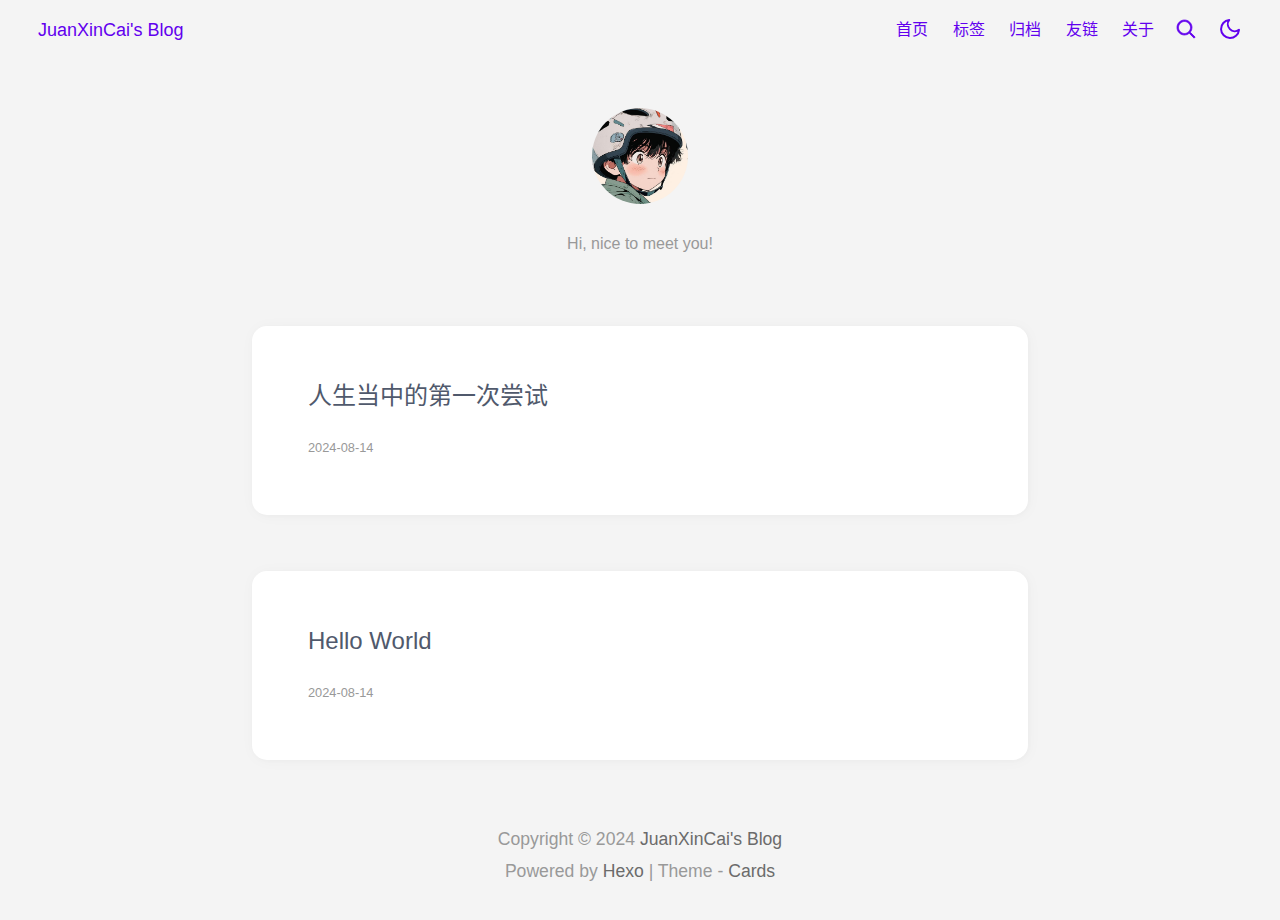
<file: index.html>
<!DOCTYPE html>
<html lang="zh-CN">
    <head>
    <meta charset="utf-8">

    

    <!-- 渲染优化 -->
    <meta name="renderer" content="webkit">
    <meta name="force-rendering" content="webkit">
    <meta http-equiv="X-UA-Compatible" content="IE=Edge,chrome=1">
    <meta name="HandheldFriendly" content="True" >
    <meta name="apple-mobile-web-app-capable" content="yes">
    <meta name="viewport" content="width=device-width, initial-scale=1, maximum-scale=1">

    <!--icon-->

    
        <link rel="shortcut icon" href="/image/favicon.ico">
    
    
        <link rel="icon" type="image/png" sizes="16x16" href="/image/favicon-16x16.png%22">
    
    
        <link rel="icon" type="image/png" sizes="32x32" href="/image/favicon-32x32.png%22">
    
    
        <link rel="apple-touch-icon" sizes="180x180" href="/image/apple-touch-icon.png">
    
    
        <link rel="mask-icon" href="/image/safari-pinned-tab.svg">
    


    <!-- meta -->


<title>JuanXinCai&#39;s Blog</title>





    <!-- OpenGraph -->
 
    <meta property="og:type" content="website">
<meta property="og:title" content="JuanXinCai&#39;s Blog">
<meta property="og:url" content="http://example.com/index.html">
<meta property="og:site_name" content="JuanXinCai&#39;s Blog">
<meta property="og:locale" content="zh_CN">
<meta property="article:author" content="JuanXinCai">
<meta name="twitter:card" content="summary_large_image">


    
<link rel="stylesheet" href="/css/style/main.css">
 

    
    
    

    
    
<link rel="stylesheet" href="/css/style/dark.css">

    
<script src="/js/darkmode.js"></script>



     

    <!-- custom head -->

<meta name="generator" content="Hexo 7.3.0"></head>

    <body>
        <div id="app" tabindex="-1">
            <header class="header">
    <div class="header__left">
        <a href="/" class="button">
            <span class="logo__text">JuanXinCai&#39;s Blog</span>
        </a>
    </div>
    <div class="header__right">
        
            <div class="navbar__menus">
                
                    <a href="/" class="navbar-menu button">首页</a>
                
                    <a href="/tags/" class="navbar-menu button">标签</a>
                
                    <a href="/archives/" class="navbar-menu button">归档</a>
                
                    <a href="/friends/" class="navbar-menu button">友链</a>
                
                    <a href="/page/" class="navbar-menu button">关于</a>
                
            </div>
        
        
        
    <a href="/search/" id="btn-search">
        <svg xmlns="http://www.w3.org/2000/svg" viewBox="0 0 1024 1024" width="24" height="24" fill="currentColor" stroke="currentColor" stroke-width="32"><path d="M192 448c0-141.152 114.848-256 256-256s256 114.848 256 256-114.848 256-256 256-256-114.848-256-256z m710.624 409.376l-206.88-206.88A318.784 318.784 0 0 0 768 448c0-176.736-143.264-320-320-320S128 271.264 128 448s143.264 320 320 320a318.784 318.784 0 0 0 202.496-72.256l206.88 206.88 45.248-45.248z"></path></svg>
    </a>


        
        
    <a href="javaScript:void(0);" id="btn-toggle-dark">
        <svg xmlns="http://www.w3.org/2000/svg" width="24" height="24" viewBox="0 0 24 24" fill="none" stroke="currentColor" stroke-width="2" stroke-linecap="round" stroke-linejoin="round"><path d="M21 12.79A9 9 0 1 1 11.21 3 7 7 0 0 0 21 12.79z"></path></svg>
    </a>


        
            <a class="dropdown-icon button" id="btn-dropdown" tabindex="0"><svg xmlns="http://www.w3.org/2000/svg" viewBox="0 0 20 20" width='24' height='24' fill="none" stroke="currentColor" stroke-width="0.7" stroke-linecap="round" stroke-linejoin="round"><path fill="currentColor" d="M3.314,4.8h13.372c0.41,0,0.743-0.333,0.743-0.743c0-0.41-0.333-0.743-0.743-0.743H3.314c-0.41,0-0.743,0.333-0.743,0.743C2.571,4.467,2.904,4.8,3.314,4.8z M16.686,15.2H3.314c-0.41,0-0.743,0.333-0.743,0.743s0.333,0.743,0.743,0.743h13.372c0.41,0,0.743-0.333,0.743-0.743S17.096,15.2,16.686,15.2z M16.686,9.257H3.314c-0.41,0-0.743,0.333-0.743,0.743s0.333,0.743,0.743,0.743h13.372c0.41,0,0.743-0.333,0.743-0.743S17.096,9.257,16.686,9.257z"></path></svg></a>
            <div class="dropdown-menus" id="dropdown-menus">
                
                    <a href="/" class="dropdown-menu button">首页</a>
                
                    <a href="/tags/" class="dropdown-menu button">标签</a>
                
                    <a href="/archives/" class="dropdown-menu button">归档</a>
                
                    <a href="/friends/" class="dropdown-menu button">友链</a>
                
                    <a href="/page/" class="dropdown-menu button">关于</a>
                
            </div>
        
    </div>
</header>


    <div class="cover">
        <div class="cover__logo">
            
                <img no-lazy alt="author Image" class="cover__avatar" src="/image/JuanXinCai.jpg">
            
        </div>
        
        
            <div class="cover__intro">
                <p>Hi, nice to meet you!</p>
 
            </div>
        
    </div>

            <main class="main">
    
    <div class="post-list">
        
            
                <div class='post-entry content-card'>
                    <div class="post-entry__header"></div>
<div class="post-entry__content">
    <h2 class="post-entry__title">
        人生当中的第一次尝试
    </h2>
    
</div>
<div class="post-entry__meta">
    <a href="/archives/2024/08/" class="post-meta__date button">2024-08-14</a>
    
 
</div>
<div class="post-entry__tags"></div> 
<a href="/2024/08/14/%E4%BA%BA%E7%94%9F%E5%BD%93%E4%B8%AD%E7%9A%84%E7%AC%AC%E4%B8%80%E6%AC%A1%E5%B0%9D%E8%AF%95/" class="post-entry__link">人生当中的第一次尝试</a>
                </div>
            
                <div class='post-entry content-card'>
                    <div class="post-entry__header"></div>
<div class="post-entry__content">
    <h2 class="post-entry__title">
        Hello World
    </h2>
    
</div>
<div class="post-entry__meta">
    <a href="/archives/2024/08/" class="post-meta__date button">2024-08-14</a>
    
 
</div>
<div class="post-entry__tags"></div> 
<a href="/2024/08/14/hello-world/" class="post-entry__link">Hello World</a>
                </div>
            
        
    </div>
    


</main>

            <footer class="footer">
    
    


    
     
 

 
    
        
        <p class="footer-copyright">
            Copyright © 2024 <a href="/">JuanXinCai&#39;s Blog</a>
        </p>
    
    
    <p>Powered by <a href="https://hexo.io" target="_blank">Hexo</a> | Theme - <a href="https://github.com/ChrAlpha/hexo-theme-cards" target="_blank">Cards</a></p>
</footer>

        </div>
         

 

 

 

 



 



 


    
 

 

 

 

 

 




    </body>
</html>
</file>
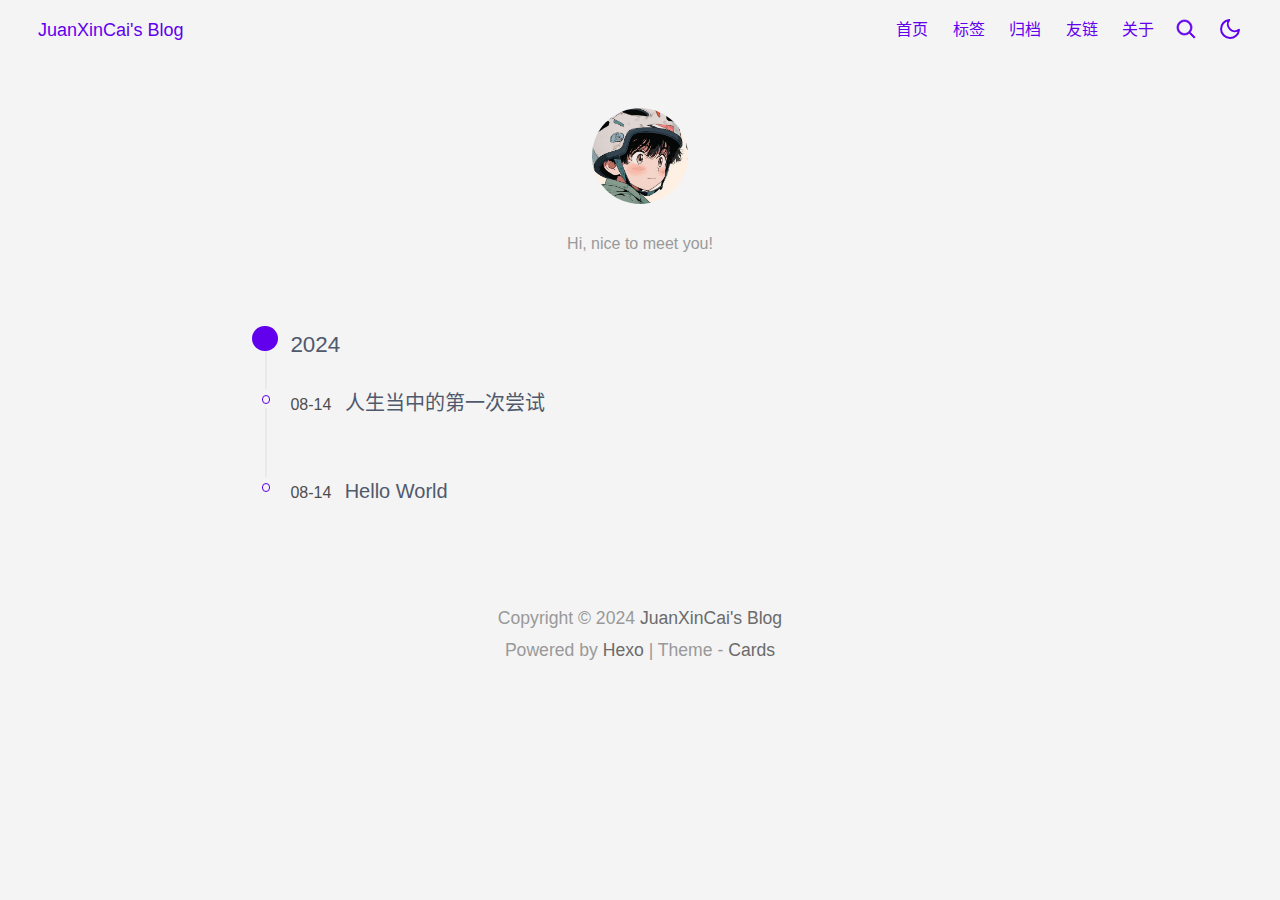
<file: archives/index.html>
<!DOCTYPE html>
<html lang="zh-CN">
    <head>
    <meta charset="utf-8">

    

    <!-- 渲染优化 -->
    <meta name="renderer" content="webkit">
    <meta name="force-rendering" content="webkit">
    <meta http-equiv="X-UA-Compatible" content="IE=Edge,chrome=1">
    <meta name="HandheldFriendly" content="True" >
    <meta name="apple-mobile-web-app-capable" content="yes">
    <meta name="viewport" content="width=device-width, initial-scale=1, maximum-scale=1">

    <!--icon-->

    
        <link rel="shortcut icon" href="/image/favicon.ico">
    
    
        <link rel="icon" type="image/png" sizes="16x16" href="/image/favicon-16x16.png%22">
    
    
        <link rel="icon" type="image/png" sizes="32x32" href="/image/favicon-32x32.png%22">
    
    
        <link rel="apple-touch-icon" sizes="180x180" href="/image/apple-touch-icon.png">
    
    
        <link rel="mask-icon" href="/image/safari-pinned-tab.svg">
    


    <!-- meta -->


<title>归档 | JuanXinCai&#39;s Blog</title>





    <!-- OpenGraph -->
 
    <meta property="og:type" content="website">
<meta property="og:title" content="JuanXinCai&#39;s Blog">
<meta property="og:url" content="http://example.com/archives/index.html">
<meta property="og:site_name" content="JuanXinCai&#39;s Blog">
<meta property="og:locale" content="zh_CN">
<meta property="article:author" content="JuanXinCai">
<meta name="twitter:card" content="summary_large_image">


    
<link rel="stylesheet" href="/css/style/main.css">
 

    
    
    

    
    
<link rel="stylesheet" href="/css/style/dark.css">

    
<script src="/js/darkmode.js"></script>



     

    <!-- custom head -->

<meta name="generator" content="Hexo 7.3.0"></head>

    <body>
        <div id="app" tabindex="-1">
            <header class="header">
    <div class="header__left">
        <a href="/" class="button">
            <span class="logo__text">JuanXinCai&#39;s Blog</span>
        </a>
    </div>
    <div class="header__right">
        
            <div class="navbar__menus">
                
                    <a href="/" class="navbar-menu button">首页</a>
                
                    <a href="/tags/" class="navbar-menu button">标签</a>
                
                    <a href="/archives/" class="navbar-menu button">归档</a>
                
                    <a href="/friends/" class="navbar-menu button">友链</a>
                
                    <a href="/page/" class="navbar-menu button">关于</a>
                
            </div>
        
        
        
    <a href="/search/" id="btn-search">
        <svg xmlns="http://www.w3.org/2000/svg" viewBox="0 0 1024 1024" width="24" height="24" fill="currentColor" stroke="currentColor" stroke-width="32"><path d="M192 448c0-141.152 114.848-256 256-256s256 114.848 256 256-114.848 256-256 256-256-114.848-256-256z m710.624 409.376l-206.88-206.88A318.784 318.784 0 0 0 768 448c0-176.736-143.264-320-320-320S128 271.264 128 448s143.264 320 320 320a318.784 318.784 0 0 0 202.496-72.256l206.88 206.88 45.248-45.248z"></path></svg>
    </a>


        
        
    <a href="javaScript:void(0);" id="btn-toggle-dark">
        <svg xmlns="http://www.w3.org/2000/svg" width="24" height="24" viewBox="0 0 24 24" fill="none" stroke="currentColor" stroke-width="2" stroke-linecap="round" stroke-linejoin="round"><path d="M21 12.79A9 9 0 1 1 11.21 3 7 7 0 0 0 21 12.79z"></path></svg>
    </a>


        
            <a class="dropdown-icon button" id="btn-dropdown" tabindex="0"><svg xmlns="http://www.w3.org/2000/svg" viewBox="0 0 20 20" width='24' height='24' fill="none" stroke="currentColor" stroke-width="0.7" stroke-linecap="round" stroke-linejoin="round"><path fill="currentColor" d="M3.314,4.8h13.372c0.41,0,0.743-0.333,0.743-0.743c0-0.41-0.333-0.743-0.743-0.743H3.314c-0.41,0-0.743,0.333-0.743,0.743C2.571,4.467,2.904,4.8,3.314,4.8z M16.686,15.2H3.314c-0.41,0-0.743,0.333-0.743,0.743s0.333,0.743,0.743,0.743h13.372c0.41,0,0.743-0.333,0.743-0.743S17.096,15.2,16.686,15.2z M16.686,9.257H3.314c-0.41,0-0.743,0.333-0.743,0.743s0.333,0.743,0.743,0.743h13.372c0.41,0,0.743-0.333,0.743-0.743S17.096,9.257,16.686,9.257z"></path></svg></a>
            <div class="dropdown-menus" id="dropdown-menus">
                
                    <a href="/" class="dropdown-menu button">首页</a>
                
                    <a href="/tags/" class="dropdown-menu button">标签</a>
                
                    <a href="/archives/" class="dropdown-menu button">归档</a>
                
                    <a href="/friends/" class="dropdown-menu button">友链</a>
                
                    <a href="/page/" class="dropdown-menu button">关于</a>
                
            </div>
        
    </div>
</header>


    <div class="cover">
        <div class="cover__logo">
            
                <img no-lazy alt="author Image" class="cover__avatar" src="/image/JuanXinCai.jpg">
            
        </div>
        
        
            <div class="cover__intro">
                <p>Hi, nice to meet you!</p>
 
            </div>
        
    </div>

            
<main class='main'>
    
        <div class="archives">
            
                    <div class="archives-item">
                        <div class="archives-left">
                            <div class="archives-icon icon-lg"></div>
                        </div>
                        <div class="archives-content">
                            <h3 class="archives-year">2024</h3>
                        </div>
                    </div>
                
                <div class="archives-item">
                    <div class="archives-left">
                        <div class="archives-icon">

                        </div>
                    </div>
                    <span class="archives-content">
                        08-14
                        &nbsp;
                        <a href="/2024/08/14/%E4%BA%BA%E7%94%9F%E5%BD%93%E4%B8%AD%E7%9A%84%E7%AC%AC%E4%B8%80%E6%AC%A1%E5%B0%9D%E8%AF%95/">
                            <span class="archives-title">
                                
                                    人生当中的第一次尝试
                                
                            </span>
                        </a>
                        <br><br>
                    </span>
                </div>
            
                <div class="archives-item">
                    <div class="archives-left">
                        <div class="archives-icon">

                        </div>
                    </div>
                    <span class="archives-content">
                        08-14
                        &nbsp;
                        <a href="/2024/08/14/hello-world/">
                            <span class="archives-title">
                                
                                    Hello World
                                
                            </span>
                        </a>
                        <br><br>
                    </span>
                </div>
            
        </div>
    
</main>

            <footer class="footer">
    
    


    
     
 

 
    
        
        <p class="footer-copyright">
            Copyright © 2024 <a href="/">JuanXinCai&#39;s Blog</a>
        </p>
    
    
    <p>Powered by <a href="https://hexo.io" target="_blank">Hexo</a> | Theme - <a href="https://github.com/ChrAlpha/hexo-theme-cards" target="_blank">Cards</a></p>
</footer>

        </div>
         

 

 

 

 



 



 


    
 

 

 

 

 

 




    </body>
</html>
</file>
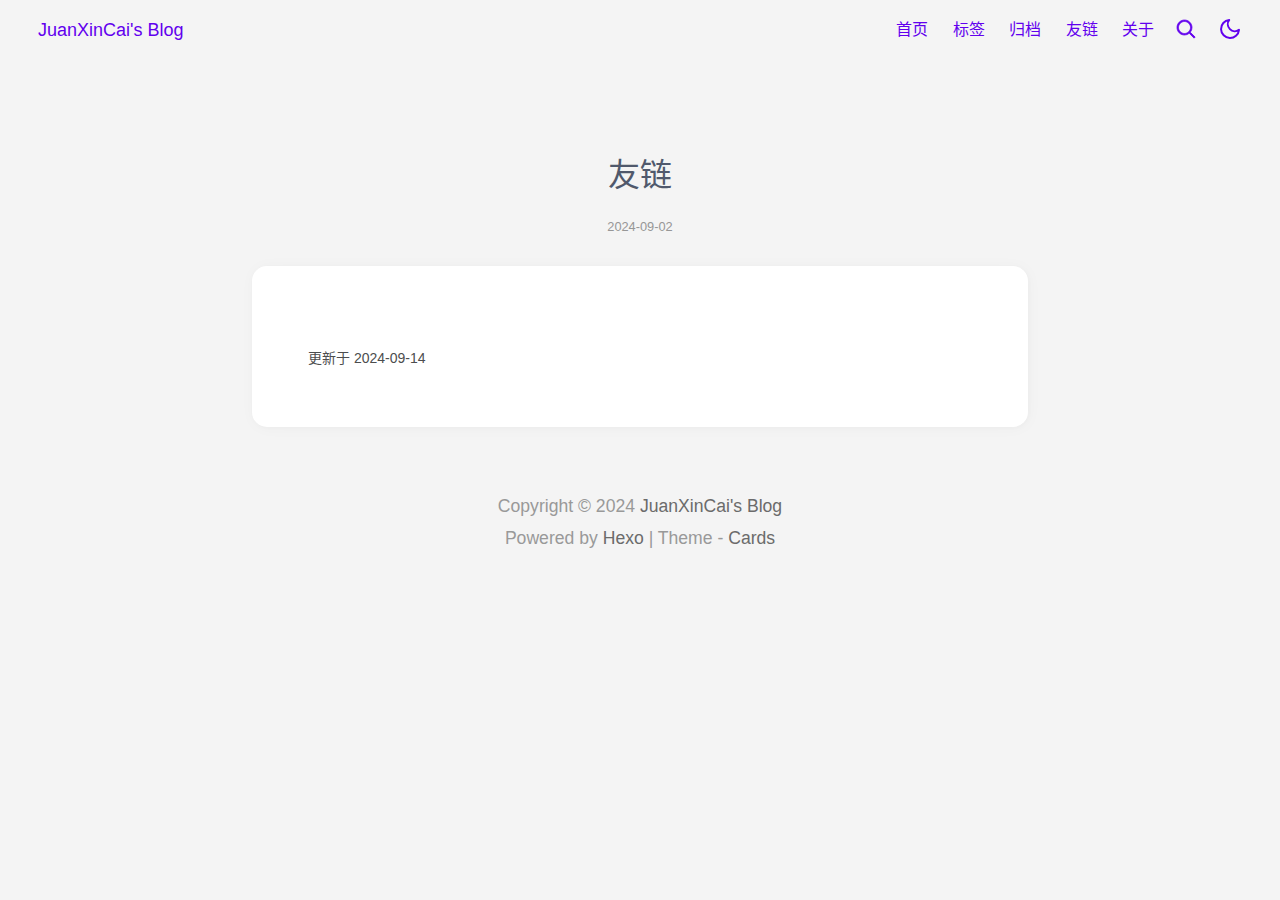
<file: friends/index.html>
<!DOCTYPE html>
<html lang="zh-CN">
    <head>
    <meta charset="utf-8">

    

    <!-- 渲染优化 -->
    <meta name="renderer" content="webkit">
    <meta name="force-rendering" content="webkit">
    <meta http-equiv="X-UA-Compatible" content="IE=Edge,chrome=1">
    <meta name="HandheldFriendly" content="True" >
    <meta name="apple-mobile-web-app-capable" content="yes">
    <meta name="viewport" content="width=device-width, initial-scale=1, maximum-scale=1">

    <!--icon-->

    
        <link rel="shortcut icon" href="/image/favicon.ico">
    
    
        <link rel="icon" type="image/png" sizes="16x16" href="/image/favicon-16x16.png%22">
    
    
        <link rel="icon" type="image/png" sizes="32x32" href="/image/favicon-32x32.png%22">
    
    
        <link rel="apple-touch-icon" sizes="180x180" href="/image/apple-touch-icon.png">
    
    
        <link rel="mask-icon" href="/image/safari-pinned-tab.svg">
    


    <!-- meta -->


<title>友链 | JuanXinCai&#39;s Blog</title>





    <!-- OpenGraph -->
 
    <meta property="og:type" content="website">
<meta property="og:title" content="友链">
<meta property="og:url" content="http://example.com/friends/index.html">
<meta property="og:site_name" content="JuanXinCai&#39;s Blog">
<meta property="og:locale" content="zh_CN">
<meta property="article:published_time" content="2024-09-02T08:56:29.000Z">
<meta property="article:modified_time" content="2024-09-14T07:28:23.203Z">
<meta property="article:author" content="JuanXinCai">
<meta name="twitter:card" content="summary_large_image">


    
<link rel="stylesheet" href="/css/style/main.css">
 

    
    
    

    
    
<link rel="stylesheet" href="/css/style/dark.css">

    
<script src="/js/darkmode.js"></script>



     

    <!-- custom head -->

<meta name="generator" content="Hexo 7.3.0"></head>

    <body>
        <div id="app" tabindex="-1">
            <header class="header">
    <div class="header__left">
        <a href="/" class="button">
            <span class="logo__text">JuanXinCai&#39;s Blog</span>
        </a>
    </div>
    <div class="header__right">
        
            <div class="navbar__menus">
                
                    <a href="/" class="navbar-menu button">首页</a>
                
                    <a href="/tags/" class="navbar-menu button">标签</a>
                
                    <a href="/archives/" class="navbar-menu button">归档</a>
                
                    <a href="/friends/" class="navbar-menu button">友链</a>
                
                    <a href="/page/" class="navbar-menu button">关于</a>
                
            </div>
        
        
        
    <a href="/search/" id="btn-search">
        <svg xmlns="http://www.w3.org/2000/svg" viewBox="0 0 1024 1024" width="24" height="24" fill="currentColor" stroke="currentColor" stroke-width="32"><path d="M192 448c0-141.152 114.848-256 256-256s256 114.848 256 256-114.848 256-256 256-256-114.848-256-256z m710.624 409.376l-206.88-206.88A318.784 318.784 0 0 0 768 448c0-176.736-143.264-320-320-320S128 271.264 128 448s143.264 320 320 320a318.784 318.784 0 0 0 202.496-72.256l206.88 206.88 45.248-45.248z"></path></svg>
    </a>


        
        
    <a href="javaScript:void(0);" id="btn-toggle-dark">
        <svg xmlns="http://www.w3.org/2000/svg" width="24" height="24" viewBox="0 0 24 24" fill="none" stroke="currentColor" stroke-width="2" stroke-linecap="round" stroke-linejoin="round"><path d="M21 12.79A9 9 0 1 1 11.21 3 7 7 0 0 0 21 12.79z"></path></svg>
    </a>


        
            <a class="dropdown-icon button" id="btn-dropdown" tabindex="0"><svg xmlns="http://www.w3.org/2000/svg" viewBox="0 0 20 20" width='24' height='24' fill="none" stroke="currentColor" stroke-width="0.7" stroke-linecap="round" stroke-linejoin="round"><path fill="currentColor" d="M3.314,4.8h13.372c0.41,0,0.743-0.333,0.743-0.743c0-0.41-0.333-0.743-0.743-0.743H3.314c-0.41,0-0.743,0.333-0.743,0.743C2.571,4.467,2.904,4.8,3.314,4.8z M16.686,15.2H3.314c-0.41,0-0.743,0.333-0.743,0.743s0.333,0.743,0.743,0.743h13.372c0.41,0,0.743-0.333,0.743-0.743S17.096,15.2,16.686,15.2z M16.686,9.257H3.314c-0.41,0-0.743,0.333-0.743,0.743s0.333,0.743,0.743,0.743h13.372c0.41,0,0.743-0.333,0.743-0.743S17.096,9.257,16.686,9.257z"></path></svg></a>
            <div class="dropdown-menus" id="dropdown-menus">
                
                    <a href="/" class="dropdown-menu button">首页</a>
                
                    <a href="/tags/" class="dropdown-menu button">标签</a>
                
                    <a href="/archives/" class="dropdown-menu button">归档</a>
                
                    <a href="/friends/" class="dropdown-menu button">友链</a>
                
                    <a href="/page/" class="dropdown-menu button">关于</a>
                
            </div>
        
    </div>
</header>


            <main class="main">
    

<div class="post-title">
    <h1 class="post-title__text">
        友链
    </h1>
    <div class="post-title__meta">
        <a href="/archives/2024/09/" class="post-meta__date button">2024-09-02</a>
        
 
        
    
    


 

 
    </div>
</div>



<article class="post content-card">
    <div class="post__header"></div>
    <div class="post__content">
        
    </div>
     
    <div class="post-footer__meta"><p>更新于 2024-09-14</p></div> 
    <div class="post-entry__tags"></div> 
</article>






</main>

            <footer class="footer">
    
    


    
     
 

 
    
        
        <p class="footer-copyright">
            Copyright © 2024 <a href="/">JuanXinCai&#39;s Blog</a>
        </p>
    
    
    <p>Powered by <a href="https://hexo.io" target="_blank">Hexo</a> | Theme - <a href="https://github.com/ChrAlpha/hexo-theme-cards" target="_blank">Cards</a></p>
</footer>

        </div>
         

 

 

 

 



 



 


    
 

 

 

 

 

 




    </body>
</html>
</file>
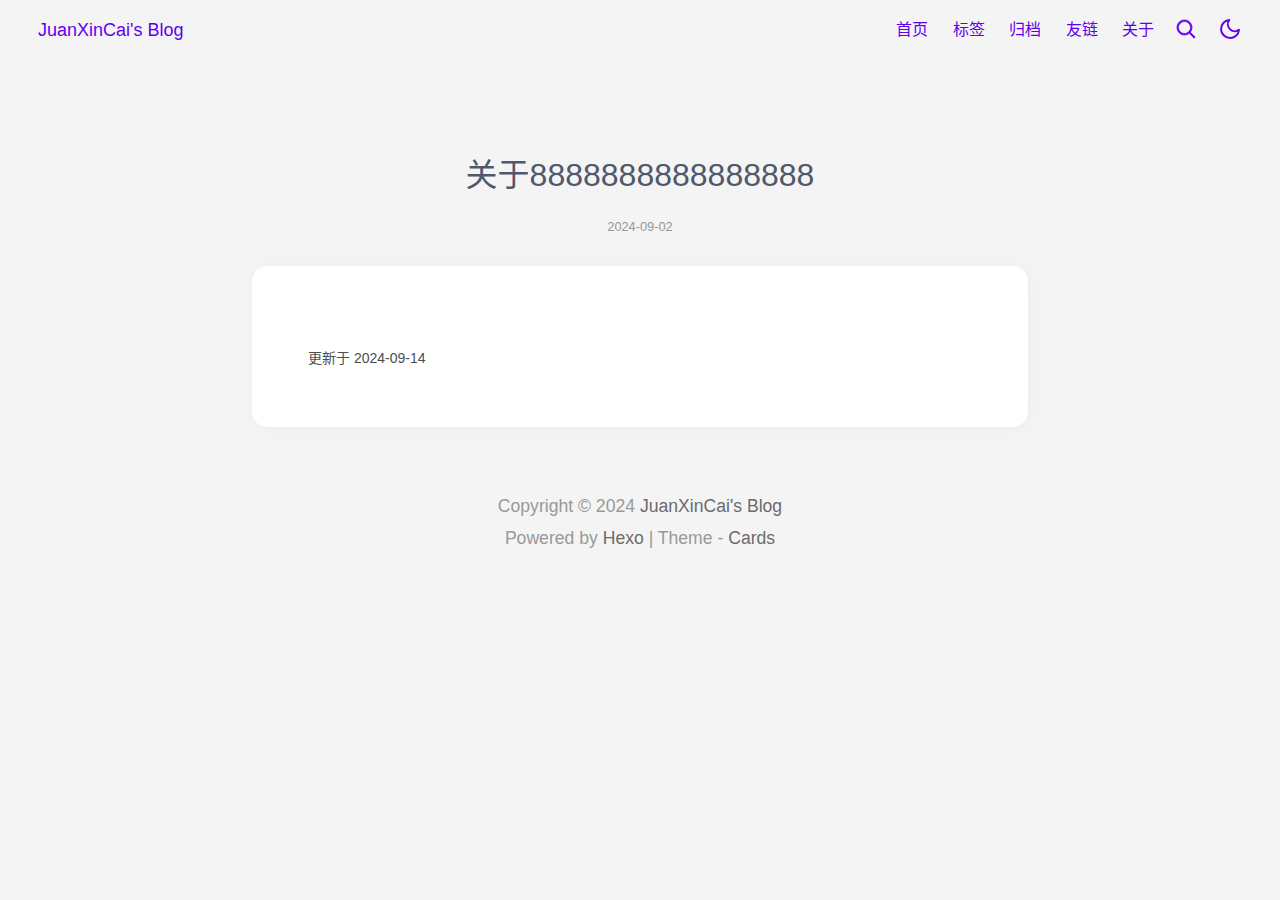
<file: page/index.html>
<!DOCTYPE html>
<html lang="zh-CN">
    <head>
    <meta charset="utf-8">

    

    <!-- 渲染优化 -->
    <meta name="renderer" content="webkit">
    <meta name="force-rendering" content="webkit">
    <meta http-equiv="X-UA-Compatible" content="IE=Edge,chrome=1">
    <meta name="HandheldFriendly" content="True" >
    <meta name="apple-mobile-web-app-capable" content="yes">
    <meta name="viewport" content="width=device-width, initial-scale=1, maximum-scale=1">

    <!--icon-->

    
        <link rel="shortcut icon" href="/image/favicon.ico">
    
    
        <link rel="icon" type="image/png" sizes="16x16" href="/image/favicon-16x16.png%22">
    
    
        <link rel="icon" type="image/png" sizes="32x32" href="/image/favicon-32x32.png%22">
    
    
        <link rel="apple-touch-icon" sizes="180x180" href="/image/apple-touch-icon.png">
    
    
        <link rel="mask-icon" href="/image/safari-pinned-tab.svg">
    


    <!-- meta -->


<title>关于8888888888888888 | JuanXinCai&#39;s Blog</title>





    <!-- OpenGraph -->
 
    <meta property="og:type" content="website">
<meta property="og:title" content="关于8888888888888888">
<meta property="og:url" content="http://example.com/page/index.html">
<meta property="og:site_name" content="JuanXinCai&#39;s Blog">
<meta property="og:locale" content="zh_CN">
<meta property="article:published_time" content="2024-09-02T08:56:29.000Z">
<meta property="article:modified_time" content="2024-09-14T08:15:47.935Z">
<meta property="article:author" content="JuanXinCai">
<meta name="twitter:card" content="summary_large_image">


    
<link rel="stylesheet" href="/css/style/main.css">
 

    
    
    

    
    
<link rel="stylesheet" href="/css/style/dark.css">

    
<script src="/js/darkmode.js"></script>



     

    <!-- custom head -->

<meta name="generator" content="Hexo 7.3.0"></head>

    <body>
        <div id="app" tabindex="-1">
            <header class="header">
    <div class="header__left">
        <a href="/" class="button">
            <span class="logo__text">JuanXinCai&#39;s Blog</span>
        </a>
    </div>
    <div class="header__right">
        
            <div class="navbar__menus">
                
                    <a href="/" class="navbar-menu button">首页</a>
                
                    <a href="/tags/" class="navbar-menu button">标签</a>
                
                    <a href="/archives/" class="navbar-menu button">归档</a>
                
                    <a href="/friends/" class="navbar-menu button">友链</a>
                
                    <a href="/page/" class="navbar-menu button">关于</a>
                
            </div>
        
        
        
    <a href="/search/" id="btn-search">
        <svg xmlns="http://www.w3.org/2000/svg" viewBox="0 0 1024 1024" width="24" height="24" fill="currentColor" stroke="currentColor" stroke-width="32"><path d="M192 448c0-141.152 114.848-256 256-256s256 114.848 256 256-114.848 256-256 256-256-114.848-256-256z m710.624 409.376l-206.88-206.88A318.784 318.784 0 0 0 768 448c0-176.736-143.264-320-320-320S128 271.264 128 448s143.264 320 320 320a318.784 318.784 0 0 0 202.496-72.256l206.88 206.88 45.248-45.248z"></path></svg>
    </a>


        
        
    <a href="javaScript:void(0);" id="btn-toggle-dark">
        <svg xmlns="http://www.w3.org/2000/svg" width="24" height="24" viewBox="0 0 24 24" fill="none" stroke="currentColor" stroke-width="2" stroke-linecap="round" stroke-linejoin="round"><path d="M21 12.79A9 9 0 1 1 11.21 3 7 7 0 0 0 21 12.79z"></path></svg>
    </a>


        
            <a class="dropdown-icon button" id="btn-dropdown" tabindex="0"><svg xmlns="http://www.w3.org/2000/svg" viewBox="0 0 20 20" width='24' height='24' fill="none" stroke="currentColor" stroke-width="0.7" stroke-linecap="round" stroke-linejoin="round"><path fill="currentColor" d="M3.314,4.8h13.372c0.41,0,0.743-0.333,0.743-0.743c0-0.41-0.333-0.743-0.743-0.743H3.314c-0.41,0-0.743,0.333-0.743,0.743C2.571,4.467,2.904,4.8,3.314,4.8z M16.686,15.2H3.314c-0.41,0-0.743,0.333-0.743,0.743s0.333,0.743,0.743,0.743h13.372c0.41,0,0.743-0.333,0.743-0.743S17.096,15.2,16.686,15.2z M16.686,9.257H3.314c-0.41,0-0.743,0.333-0.743,0.743s0.333,0.743,0.743,0.743h13.372c0.41,0,0.743-0.333,0.743-0.743S17.096,9.257,16.686,9.257z"></path></svg></a>
            <div class="dropdown-menus" id="dropdown-menus">
                
                    <a href="/" class="dropdown-menu button">首页</a>
                
                    <a href="/tags/" class="dropdown-menu button">标签</a>
                
                    <a href="/archives/" class="dropdown-menu button">归档</a>
                
                    <a href="/friends/" class="dropdown-menu button">友链</a>
                
                    <a href="/page/" class="dropdown-menu button">关于</a>
                
            </div>
        
    </div>
</header>


            <main class="main">
    

<div class="post-title">
    <h1 class="post-title__text">
        关于8888888888888888
    </h1>
    <div class="post-title__meta">
        <a href="/archives/2024/09/" class="post-meta__date button">2024-09-02</a>
        
 
        
    
    


 

 
    </div>
</div>



<article class="post content-card">
    <div class="post__header"></div>
    <div class="post__content">
        
    </div>
     
    <div class="post-footer__meta"><p>更新于 2024-09-14</p></div> 
    <div class="post-entry__tags"></div> 
</article>






</main>

            <footer class="footer">
    
    


    
     
 

 
    
        
        <p class="footer-copyright">
            Copyright © 2024 <a href="/">JuanXinCai&#39;s Blog</a>
        </p>
    
    
    <p>Powered by <a href="https://hexo.io" target="_blank">Hexo</a> | Theme - <a href="https://github.com/ChrAlpha/hexo-theme-cards" target="_blank">Cards</a></p>
</footer>

        </div>
         

 

 

 

 



 



 


    
 

 

 

 

 

 




    </body>
</html>
</file>
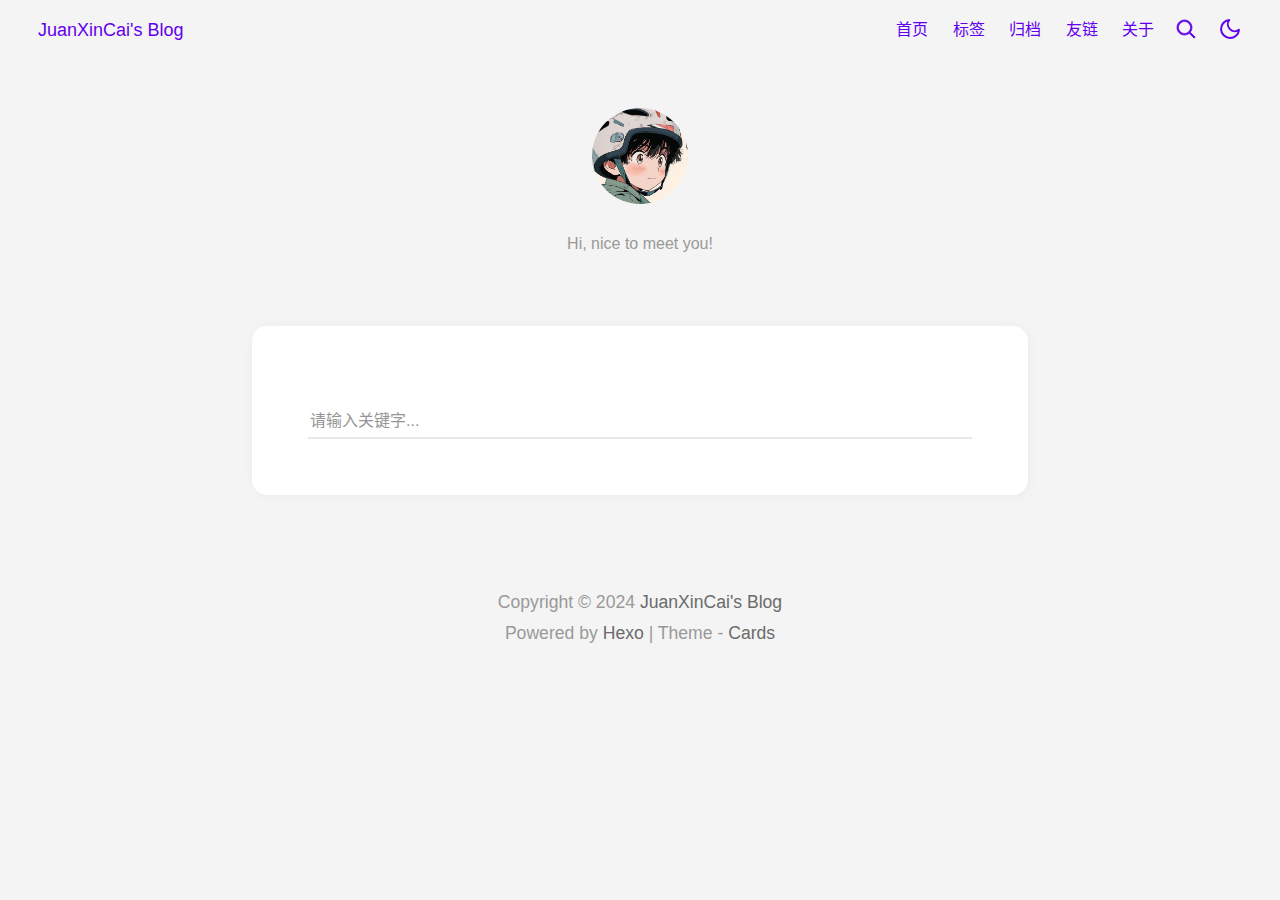
<file: search/index.html>
<!DOCTYPE html>
<html lang="zh-CN">
    <head>
    <meta charset="utf-8">

    

    <!-- 渲染优化 -->
    <meta name="renderer" content="webkit">
    <meta name="force-rendering" content="webkit">
    <meta http-equiv="X-UA-Compatible" content="IE=Edge,chrome=1">
    <meta name="HandheldFriendly" content="True" >
    <meta name="apple-mobile-web-app-capable" content="yes">
    <meta name="viewport" content="width=device-width, initial-scale=1, maximum-scale=1">

    <!--icon-->

    
        <link rel="shortcut icon" href="/image/favicon.ico">
    
    
        <link rel="icon" type="image/png" sizes="16x16" href="/image/favicon-16x16.png%22">
    
    
        <link rel="icon" type="image/png" sizes="32x32" href="/image/favicon-32x32.png%22">
    
    
        <link rel="apple-touch-icon" sizes="180x180" href="/image/apple-touch-icon.png">
    
    
        <link rel="mask-icon" href="/image/safari-pinned-tab.svg">
    


    <!-- meta -->


<title>no title | JuanXinCai&#39;s Blog</title>




    <link rel="canonical" href="http://example.com/search/index.html">


    <!-- OpenGraph -->
 
    <meta property="og:type" content="website">
<meta property="og:title" content="JuanXinCai&#39;s Blog">
<meta property="og:url" content="http://example.com/search/index.html">
<meta property="og:site_name" content="JuanXinCai&#39;s Blog">
<meta property="og:locale" content="zh_CN">
<meta property="article:published_time" content="2024-09-02T08:50:10.000Z">
<meta property="article:modified_time" content="2024-09-02T08:55:31.316Z">
<meta property="article:author" content="JuanXinCai">
<meta name="twitter:card" content="summary_large_image">


    
<link rel="stylesheet" href="/css/style/main.css">
 

    
    
    

    
    
<link rel="stylesheet" href="/css/style/dark.css">

    
<script src="/js/darkmode.js"></script>



     

    <!-- custom head -->

<meta name="generator" content="Hexo 7.3.0"></head>

    <body>
        <div id="app" tabindex="-1">
            <header class="header">
    <div class="header__left">
        <a href="/" class="button">
            <span class="logo__text">JuanXinCai&#39;s Blog</span>
        </a>
    </div>
    <div class="header__right">
        
            <div class="navbar__menus">
                
                    <a href="/" class="navbar-menu button">首页</a>
                
                    <a href="/tags/" class="navbar-menu button">标签</a>
                
                    <a href="/archives/" class="navbar-menu button">归档</a>
                
                    <a href="/friends/" class="navbar-menu button">友链</a>
                
                    <a href="/page/" class="navbar-menu button">关于</a>
                
            </div>
        
        
        
    <a href="/search/" id="btn-search">
        <svg xmlns="http://www.w3.org/2000/svg" viewBox="0 0 1024 1024" width="24" height="24" fill="currentColor" stroke="currentColor" stroke-width="32"><path d="M192 448c0-141.152 114.848-256 256-256s256 114.848 256 256-114.848 256-256 256-256-114.848-256-256z m710.624 409.376l-206.88-206.88A318.784 318.784 0 0 0 768 448c0-176.736-143.264-320-320-320S128 271.264 128 448s143.264 320 320 320a318.784 318.784 0 0 0 202.496-72.256l206.88 206.88 45.248-45.248z"></path></svg>
    </a>


        
        
    <a href="javaScript:void(0);" id="btn-toggle-dark">
        <svg xmlns="http://www.w3.org/2000/svg" width="24" height="24" viewBox="0 0 24 24" fill="none" stroke="currentColor" stroke-width="2" stroke-linecap="round" stroke-linejoin="round"><path d="M21 12.79A9 9 0 1 1 11.21 3 7 7 0 0 0 21 12.79z"></path></svg>
    </a>


        
            <a class="dropdown-icon button" id="btn-dropdown" tabindex="0"><svg xmlns="http://www.w3.org/2000/svg" viewBox="0 0 20 20" width='24' height='24' fill="none" stroke="currentColor" stroke-width="0.7" stroke-linecap="round" stroke-linejoin="round"><path fill="currentColor" d="M3.314,4.8h13.372c0.41,0,0.743-0.333,0.743-0.743c0-0.41-0.333-0.743-0.743-0.743H3.314c-0.41,0-0.743,0.333-0.743,0.743C2.571,4.467,2.904,4.8,3.314,4.8z M16.686,15.2H3.314c-0.41,0-0.743,0.333-0.743,0.743s0.333,0.743,0.743,0.743h13.372c0.41,0,0.743-0.333,0.743-0.743S17.096,15.2,16.686,15.2z M16.686,9.257H3.314c-0.41,0-0.743,0.333-0.743,0.743s0.333,0.743,0.743,0.743h13.372c0.41,0,0.743-0.333,0.743-0.743S17.096,9.257,16.686,9.257z"></path></svg></a>
            <div class="dropdown-menus" id="dropdown-menus">
                
                    <a href="/" class="dropdown-menu button">首页</a>
                
                    <a href="/tags/" class="dropdown-menu button">标签</a>
                
                    <a href="/archives/" class="dropdown-menu button">归档</a>
                
                    <a href="/friends/" class="dropdown-menu button">友链</a>
                
                    <a href="/page/" class="dropdown-menu button">关于</a>
                
            </div>
        
    </div>
</header>


    <div class="cover">
        <div class="cover__logo">
            
                <img no-lazy alt="author Image" class="cover__avatar" src="/image/JuanXinCai.jpg">
            
        </div>
        
        
            <div class="cover__intro">
                <p>Hi, nice to meet you!</p>
 
            </div>
        
    </div>

            
<main class="main">
    <div class="content-card">
    <h2>
        
    </h2>
    <div id="search">
        <form class="search-form" autocomplete="off">
            <div class="search-input">
                <input maxlength="80" type="search" class="search-input" id="search-input" name="s" placeholder="请输入关键字..." required>
            </div>
        </form>
    </div>
</div>
<div class="search-result" id="search-result">
    <div class="search-result__notice" id="search-result__notice"></div>
    <div class="content-card search-result__list" id="search-result__list"></div>
</div>
<script>var searchDataFile = "/search.json";</script>
<script defer src="/js/local-search.js"></script>
</main>

            <footer class="footer">
    
    


    
     
 

 
    
        
        <p class="footer-copyright">
            Copyright © 2024 <a href="/">JuanXinCai&#39;s Blog</a>
        </p>
    
    
    <p>Powered by <a href="https://hexo.io" target="_blank">Hexo</a> | Theme - <a href="https://github.com/ChrAlpha/hexo-theme-cards" target="_blank">Cards</a></p>
</footer>

        </div>
         

 

 

 

 



 



 


    
 

 

 

 

 

 




    </body>
</html>
</file>
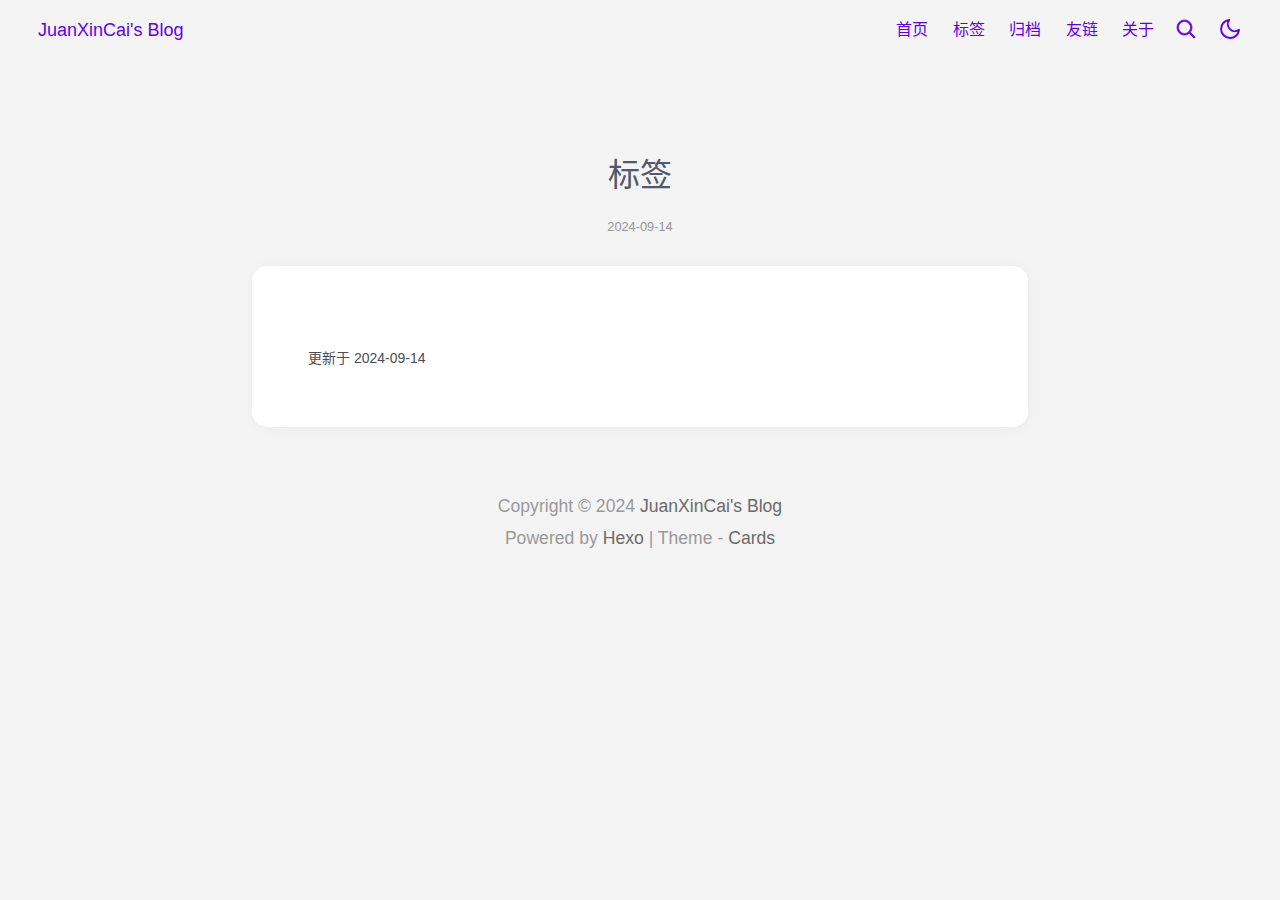
<file: tags/index.html>
<!DOCTYPE html>
<html lang="zh-CN">
    <head>
    <meta charset="utf-8">

    

    <!-- 渲染优化 -->
    <meta name="renderer" content="webkit">
    <meta name="force-rendering" content="webkit">
    <meta http-equiv="X-UA-Compatible" content="IE=Edge,chrome=1">
    <meta name="HandheldFriendly" content="True" >
    <meta name="apple-mobile-web-app-capable" content="yes">
    <meta name="viewport" content="width=device-width, initial-scale=1, maximum-scale=1">

    <!--icon-->

    
        <link rel="shortcut icon" href="/image/favicon.ico">
    
    
        <link rel="icon" type="image/png" sizes="16x16" href="/image/favicon-16x16.png%22">
    
    
        <link rel="icon" type="image/png" sizes="32x32" href="/image/favicon-32x32.png%22">
    
    
        <link rel="apple-touch-icon" sizes="180x180" href="/image/apple-touch-icon.png">
    
    
        <link rel="mask-icon" href="/image/safari-pinned-tab.svg">
    


    <!-- meta -->


<title>标签 | JuanXinCai&#39;s Blog</title>





    <!-- OpenGraph -->
 
    <meta property="og:type" content="website">
<meta property="og:title" content="标签">
<meta property="og:url" content="http://example.com/tags/index.html">
<meta property="og:site_name" content="JuanXinCai&#39;s Blog">
<meta property="og:locale" content="zh_CN">
<meta property="article:published_time" content="2024-09-14T08:22:46.000Z">
<meta property="article:modified_time" content="2024-09-14T08:23:25.909Z">
<meta property="article:author" content="JuanXinCai">
<meta name="twitter:card" content="summary_large_image">


    
<link rel="stylesheet" href="/css/style/main.css">
 

    
    
    

    
    
<link rel="stylesheet" href="/css/style/dark.css">

    
<script src="/js/darkmode.js"></script>



     

    <!-- custom head -->

<meta name="generator" content="Hexo 7.3.0"></head>

    <body>
        <div id="app" tabindex="-1">
            <header class="header">
    <div class="header__left">
        <a href="/" class="button">
            <span class="logo__text">JuanXinCai&#39;s Blog</span>
        </a>
    </div>
    <div class="header__right">
        
            <div class="navbar__menus">
                
                    <a href="/" class="navbar-menu button">首页</a>
                
                    <a href="/tags/" class="navbar-menu button">标签</a>
                
                    <a href="/archives/" class="navbar-menu button">归档</a>
                
                    <a href="/friends/" class="navbar-menu button">友链</a>
                
                    <a href="/page/" class="navbar-menu button">关于</a>
                
            </div>
        
        
        
    <a href="/search/" id="btn-search">
        <svg xmlns="http://www.w3.org/2000/svg" viewBox="0 0 1024 1024" width="24" height="24" fill="currentColor" stroke="currentColor" stroke-width="32"><path d="M192 448c0-141.152 114.848-256 256-256s256 114.848 256 256-114.848 256-256 256-256-114.848-256-256z m710.624 409.376l-206.88-206.88A318.784 318.784 0 0 0 768 448c0-176.736-143.264-320-320-320S128 271.264 128 448s143.264 320 320 320a318.784 318.784 0 0 0 202.496-72.256l206.88 206.88 45.248-45.248z"></path></svg>
    </a>


        
        
    <a href="javaScript:void(0);" id="btn-toggle-dark">
        <svg xmlns="http://www.w3.org/2000/svg" width="24" height="24" viewBox="0 0 24 24" fill="none" stroke="currentColor" stroke-width="2" stroke-linecap="round" stroke-linejoin="round"><path d="M21 12.79A9 9 0 1 1 11.21 3 7 7 0 0 0 21 12.79z"></path></svg>
    </a>


        
            <a class="dropdown-icon button" id="btn-dropdown" tabindex="0"><svg xmlns="http://www.w3.org/2000/svg" viewBox="0 0 20 20" width='24' height='24' fill="none" stroke="currentColor" stroke-width="0.7" stroke-linecap="round" stroke-linejoin="round"><path fill="currentColor" d="M3.314,4.8h13.372c0.41,0,0.743-0.333,0.743-0.743c0-0.41-0.333-0.743-0.743-0.743H3.314c-0.41,0-0.743,0.333-0.743,0.743C2.571,4.467,2.904,4.8,3.314,4.8z M16.686,15.2H3.314c-0.41,0-0.743,0.333-0.743,0.743s0.333,0.743,0.743,0.743h13.372c0.41,0,0.743-0.333,0.743-0.743S17.096,15.2,16.686,15.2z M16.686,9.257H3.314c-0.41,0-0.743,0.333-0.743,0.743s0.333,0.743,0.743,0.743h13.372c0.41,0,0.743-0.333,0.743-0.743S17.096,9.257,16.686,9.257z"></path></svg></a>
            <div class="dropdown-menus" id="dropdown-menus">
                
                    <a href="/" class="dropdown-menu button">首页</a>
                
                    <a href="/tags/" class="dropdown-menu button">标签</a>
                
                    <a href="/archives/" class="dropdown-menu button">归档</a>
                
                    <a href="/friends/" class="dropdown-menu button">友链</a>
                
                    <a href="/page/" class="dropdown-menu button">关于</a>
                
            </div>
        
    </div>
</header>


            <main class="main">
    

<div class="post-title">
    <h1 class="post-title__text">
        标签
    </h1>
    <div class="post-title__meta">
        <a href="/archives/2024/09/" class="post-meta__date button">2024-09-14</a>
        
 
        
    
    


 

 
    </div>
</div>



<article class="post content-card">
    <div class="post__header"></div>
    <div class="post__content">
        
    </div>
     
    <div class="post-footer__meta"><p>更新于 2024-09-14</p></div> 
    <div class="post-entry__tags"></div> 
</article>






</main>

            <footer class="footer">
    
    


    
     
 

 
    
        
        <p class="footer-copyright">
            Copyright © 2024 <a href="/">JuanXinCai&#39;s Blog</a>
        </p>
    
    
    <p>Powered by <a href="https://hexo.io" target="_blank">Hexo</a> | Theme - <a href="https://github.com/ChrAlpha/hexo-theme-cards" target="_blank">Cards</a></p>
</footer>

        </div>
         

 

 

 

 



 



 


    
 

 

 

 

 

 




    </body>
</html>
</file>
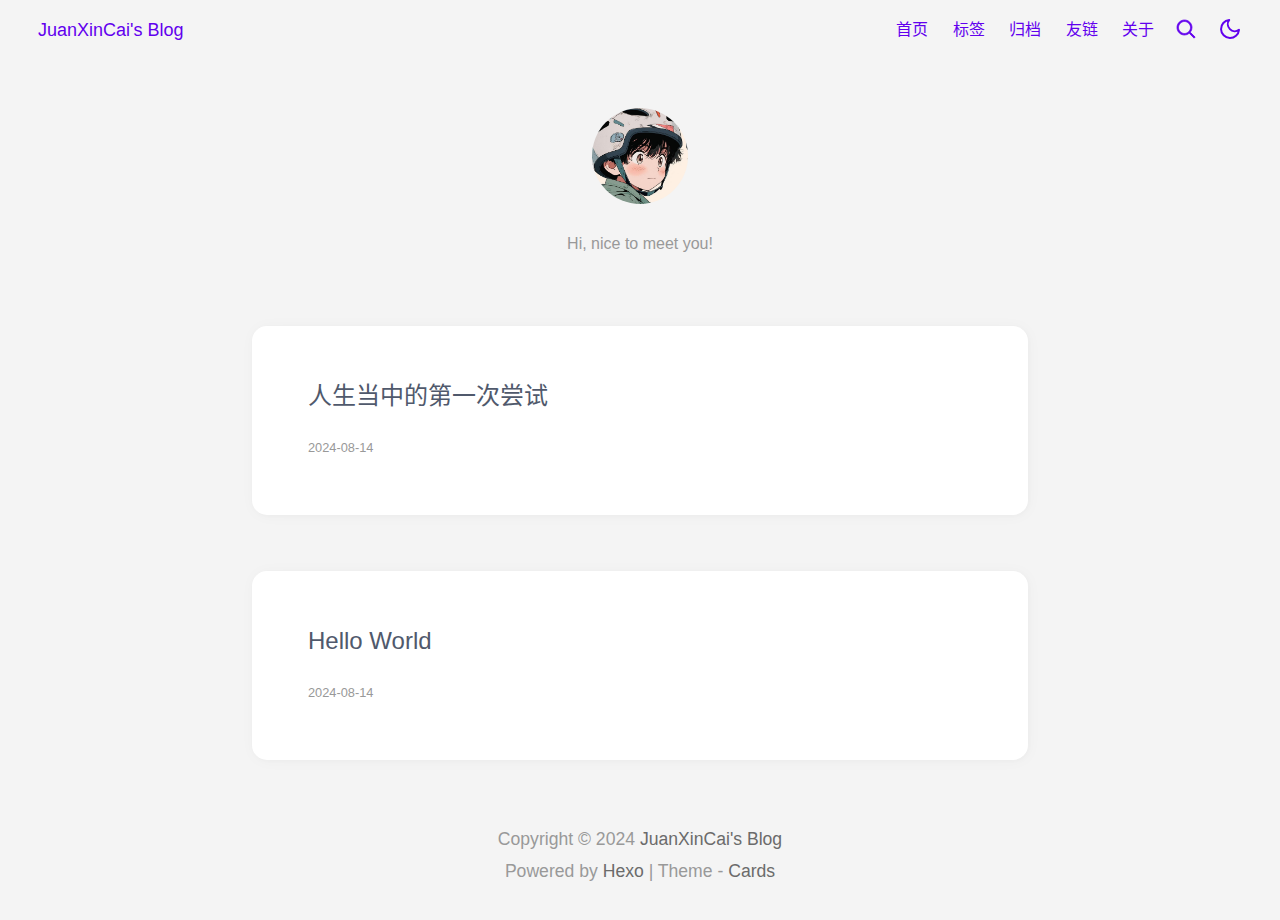
<file: archives/2024/index.html>
<!DOCTYPE html>
<html lang="zh-CN">
    <head>
    <meta charset="utf-8">

    

    <!-- 渲染优化 -->
    <meta name="renderer" content="webkit">
    <meta name="force-rendering" content="webkit">
    <meta http-equiv="X-UA-Compatible" content="IE=Edge,chrome=1">
    <meta name="HandheldFriendly" content="True" >
    <meta name="apple-mobile-web-app-capable" content="yes">
    <meta name="viewport" content="width=device-width, initial-scale=1, maximum-scale=1">

    <!--icon-->

    
        <link rel="shortcut icon" href="/image/favicon.ico">
    
    
        <link rel="icon" type="image/png" sizes="16x16" href="/image/favicon-16x16.png%22">
    
    
        <link rel="icon" type="image/png" sizes="32x32" href="/image/favicon-32x32.png%22">
    
    
        <link rel="apple-touch-icon" sizes="180x180" href="/image/apple-touch-icon.png">
    
    
        <link rel="mask-icon" href="/image/safari-pinned-tab.svg">
    


    <!-- meta -->


<title>归档：2024 | JuanXinCai&#39;s Blog</title>





    <!-- OpenGraph -->
 
    <meta property="og:type" content="website">
<meta property="og:title" content="JuanXinCai&#39;s Blog">
<meta property="og:url" content="http://example.com/archives/2024/index.html">
<meta property="og:site_name" content="JuanXinCai&#39;s Blog">
<meta property="og:locale" content="zh_CN">
<meta property="article:author" content="JuanXinCai">
<meta name="twitter:card" content="summary_large_image">


    
<link rel="stylesheet" href="/css/style/main.css">
 

    
    
    

    
    
<link rel="stylesheet" href="/css/style/dark.css">

    
<script src="/js/darkmode.js"></script>



     

    <!-- custom head -->

<meta name="generator" content="Hexo 7.3.0"></head>

    <body>
        <div id="app" tabindex="-1">
            <header class="header">
    <div class="header__left">
        <a href="/" class="button">
            <span class="logo__text">JuanXinCai&#39;s Blog</span>
        </a>
    </div>
    <div class="header__right">
        
            <div class="navbar__menus">
                
                    <a href="/" class="navbar-menu button">首页</a>
                
                    <a href="/tags/" class="navbar-menu button">标签</a>
                
                    <a href="/archives/" class="navbar-menu button">归档</a>
                
                    <a href="/friends/" class="navbar-menu button">友链</a>
                
                    <a href="/page/" class="navbar-menu button">关于</a>
                
            </div>
        
        
        
    <a href="/search/" id="btn-search">
        <svg xmlns="http://www.w3.org/2000/svg" viewBox="0 0 1024 1024" width="24" height="24" fill="currentColor" stroke="currentColor" stroke-width="32"><path d="M192 448c0-141.152 114.848-256 256-256s256 114.848 256 256-114.848 256-256 256-256-114.848-256-256z m710.624 409.376l-206.88-206.88A318.784 318.784 0 0 0 768 448c0-176.736-143.264-320-320-320S128 271.264 128 448s143.264 320 320 320a318.784 318.784 0 0 0 202.496-72.256l206.88 206.88 45.248-45.248z"></path></svg>
    </a>


        
        
    <a href="javaScript:void(0);" id="btn-toggle-dark">
        <svg xmlns="http://www.w3.org/2000/svg" width="24" height="24" viewBox="0 0 24 24" fill="none" stroke="currentColor" stroke-width="2" stroke-linecap="round" stroke-linejoin="round"><path d="M21 12.79A9 9 0 1 1 11.21 3 7 7 0 0 0 21 12.79z"></path></svg>
    </a>


        
            <a class="dropdown-icon button" id="btn-dropdown" tabindex="0"><svg xmlns="http://www.w3.org/2000/svg" viewBox="0 0 20 20" width='24' height='24' fill="none" stroke="currentColor" stroke-width="0.7" stroke-linecap="round" stroke-linejoin="round"><path fill="currentColor" d="M3.314,4.8h13.372c0.41,0,0.743-0.333,0.743-0.743c0-0.41-0.333-0.743-0.743-0.743H3.314c-0.41,0-0.743,0.333-0.743,0.743C2.571,4.467,2.904,4.8,3.314,4.8z M16.686,15.2H3.314c-0.41,0-0.743,0.333-0.743,0.743s0.333,0.743,0.743,0.743h13.372c0.41,0,0.743-0.333,0.743-0.743S17.096,15.2,16.686,15.2z M16.686,9.257H3.314c-0.41,0-0.743,0.333-0.743,0.743s0.333,0.743,0.743,0.743h13.372c0.41,0,0.743-0.333,0.743-0.743S17.096,9.257,16.686,9.257z"></path></svg></a>
            <div class="dropdown-menus" id="dropdown-menus">
                
                    <a href="/" class="dropdown-menu button">首页</a>
                
                    <a href="/tags/" class="dropdown-menu button">标签</a>
                
                    <a href="/archives/" class="dropdown-menu button">归档</a>
                
                    <a href="/friends/" class="dropdown-menu button">友链</a>
                
                    <a href="/page/" class="dropdown-menu button">关于</a>
                
            </div>
        
    </div>
</header>


    <div class="cover">
        <div class="cover__logo">
            
                <img no-lazy alt="author Image" class="cover__avatar" src="/image/JuanXinCai.jpg">
            
        </div>
        
        
            <div class="cover__intro">
                <p>Hi, nice to meet you!</p>
 
            </div>
        
    </div>

            
<main class='main'>
    
		
    <div class="post-list">
        
            
                <div class='post-entry content-card'>
                    <div class="post-entry__header"></div>
<div class="post-entry__content">
    <h2 class="post-entry__title">
        人生当中的第一次尝试
    </h2>
    
</div>
<div class="post-entry__meta">
    <a href="/archives/2024/08/" class="post-meta__date button">2024-08-14</a>
    
 
</div>
<div class="post-entry__tags"></div> 
<a href="/2024/08/14/%E4%BA%BA%E7%94%9F%E5%BD%93%E4%B8%AD%E7%9A%84%E7%AC%AC%E4%B8%80%E6%AC%A1%E5%B0%9D%E8%AF%95/" class="post-entry__link">人生当中的第一次尝试</a>
                </div>
            
                <div class='post-entry content-card'>
                    <div class="post-entry__header"></div>
<div class="post-entry__content">
    <h2 class="post-entry__title">
        Hello World
    </h2>
    
</div>
<div class="post-entry__meta">
    <a href="/archives/2024/08/" class="post-meta__date button">2024-08-14</a>
    
 
</div>
<div class="post-entry__tags"></div> 
<a href="/2024/08/14/hello-world/" class="post-entry__link">Hello World</a>
                </div>
            
        
    </div>
    


	
</main>

            <footer class="footer">
    
    


    
     
 

 
    
        
        <p class="footer-copyright">
            Copyright © 2024 <a href="/">JuanXinCai&#39;s Blog</a>
        </p>
    
    
    <p>Powered by <a href="https://hexo.io" target="_blank">Hexo</a> | Theme - <a href="https://github.com/ChrAlpha/hexo-theme-cards" target="_blank">Cards</a></p>
</footer>

        </div>
         

 

 

 

 



 



 


    
 

 

 

 

 

 




    </body>
</html>
</file>
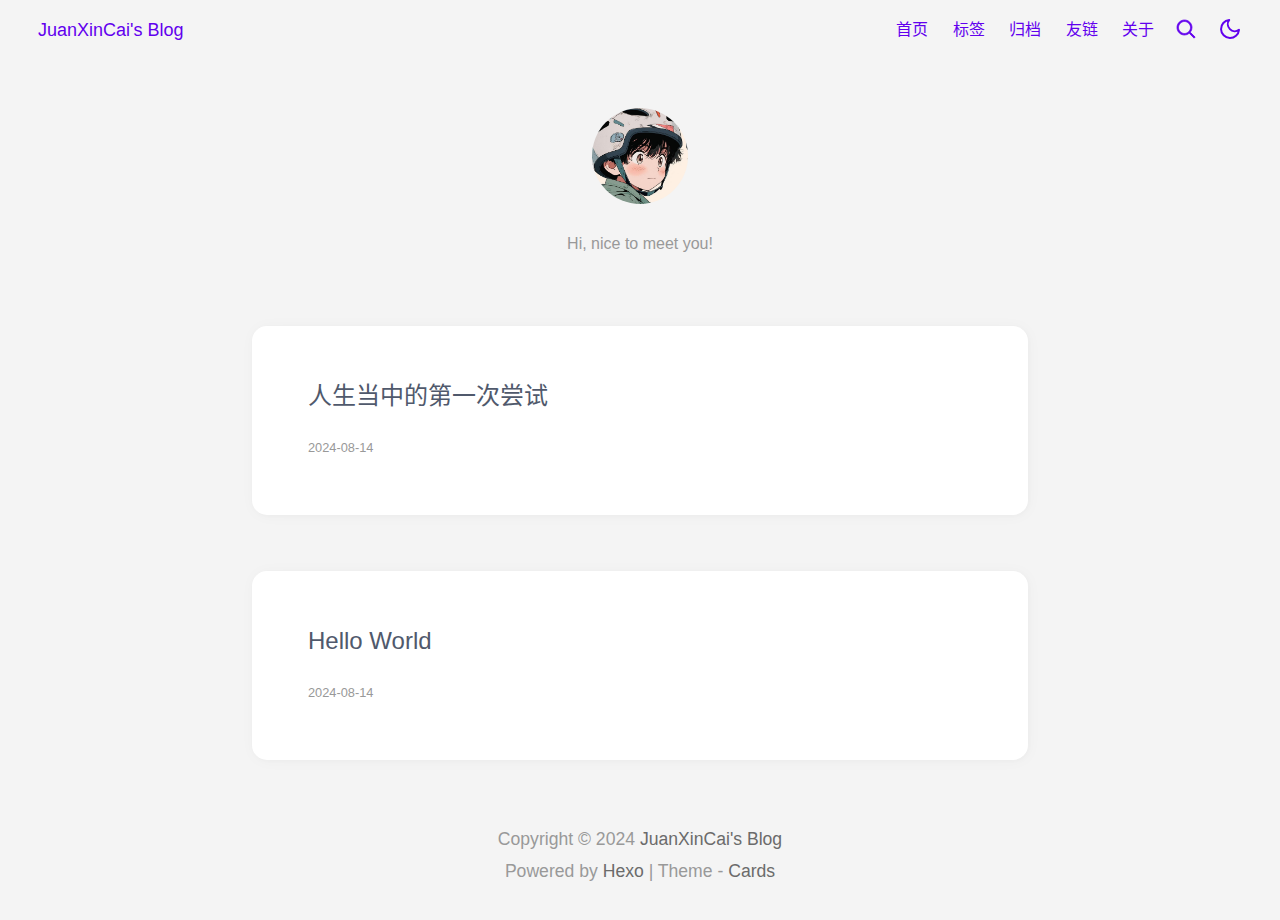
<file: archives/2024/08/index.html>
<!DOCTYPE html>
<html lang="zh-CN">
    <head>
    <meta charset="utf-8">

    

    <!-- 渲染优化 -->
    <meta name="renderer" content="webkit">
    <meta name="force-rendering" content="webkit">
    <meta http-equiv="X-UA-Compatible" content="IE=Edge,chrome=1">
    <meta name="HandheldFriendly" content="True" >
    <meta name="apple-mobile-web-app-capable" content="yes">
    <meta name="viewport" content="width=device-width, initial-scale=1, maximum-scale=1">

    <!--icon-->

    
        <link rel="shortcut icon" href="/image/favicon.ico">
    
    
        <link rel="icon" type="image/png" sizes="16x16" href="/image/favicon-16x16.png%22">
    
    
        <link rel="icon" type="image/png" sizes="32x32" href="/image/favicon-32x32.png%22">
    
    
        <link rel="apple-touch-icon" sizes="180x180" href="/image/apple-touch-icon.png">
    
    
        <link rel="mask-icon" href="/image/safari-pinned-tab.svg">
    


    <!-- meta -->


<title>归档：2024/8 | JuanXinCai&#39;s Blog</title>





    <!-- OpenGraph -->
 
    <meta property="og:type" content="website">
<meta property="og:title" content="JuanXinCai&#39;s Blog">
<meta property="og:url" content="http://example.com/archives/2024/08/index.html">
<meta property="og:site_name" content="JuanXinCai&#39;s Blog">
<meta property="og:locale" content="zh_CN">
<meta property="article:author" content="JuanXinCai">
<meta name="twitter:card" content="summary_large_image">


    
<link rel="stylesheet" href="/css/style/main.css">
 

    
    
    

    
    
<link rel="stylesheet" href="/css/style/dark.css">

    
<script src="/js/darkmode.js"></script>



     

    <!-- custom head -->

<meta name="generator" content="Hexo 7.3.0"></head>

    <body>
        <div id="app" tabindex="-1">
            <header class="header">
    <div class="header__left">
        <a href="/" class="button">
            <span class="logo__text">JuanXinCai&#39;s Blog</span>
        </a>
    </div>
    <div class="header__right">
        
            <div class="navbar__menus">
                
                    <a href="/" class="navbar-menu button">首页</a>
                
                    <a href="/tags/" class="navbar-menu button">标签</a>
                
                    <a href="/archives/" class="navbar-menu button">归档</a>
                
                    <a href="/friends/" class="navbar-menu button">友链</a>
                
                    <a href="/page/" class="navbar-menu button">关于</a>
                
            </div>
        
        
        
    <a href="/search/" id="btn-search">
        <svg xmlns="http://www.w3.org/2000/svg" viewBox="0 0 1024 1024" width="24" height="24" fill="currentColor" stroke="currentColor" stroke-width="32"><path d="M192 448c0-141.152 114.848-256 256-256s256 114.848 256 256-114.848 256-256 256-256-114.848-256-256z m710.624 409.376l-206.88-206.88A318.784 318.784 0 0 0 768 448c0-176.736-143.264-320-320-320S128 271.264 128 448s143.264 320 320 320a318.784 318.784 0 0 0 202.496-72.256l206.88 206.88 45.248-45.248z"></path></svg>
    </a>


        
        
    <a href="javaScript:void(0);" id="btn-toggle-dark">
        <svg xmlns="http://www.w3.org/2000/svg" width="24" height="24" viewBox="0 0 24 24" fill="none" stroke="currentColor" stroke-width="2" stroke-linecap="round" stroke-linejoin="round"><path d="M21 12.79A9 9 0 1 1 11.21 3 7 7 0 0 0 21 12.79z"></path></svg>
    </a>


        
            <a class="dropdown-icon button" id="btn-dropdown" tabindex="0"><svg xmlns="http://www.w3.org/2000/svg" viewBox="0 0 20 20" width='24' height='24' fill="none" stroke="currentColor" stroke-width="0.7" stroke-linecap="round" stroke-linejoin="round"><path fill="currentColor" d="M3.314,4.8h13.372c0.41,0,0.743-0.333,0.743-0.743c0-0.41-0.333-0.743-0.743-0.743H3.314c-0.41,0-0.743,0.333-0.743,0.743C2.571,4.467,2.904,4.8,3.314,4.8z M16.686,15.2H3.314c-0.41,0-0.743,0.333-0.743,0.743s0.333,0.743,0.743,0.743h13.372c0.41,0,0.743-0.333,0.743-0.743S17.096,15.2,16.686,15.2z M16.686,9.257H3.314c-0.41,0-0.743,0.333-0.743,0.743s0.333,0.743,0.743,0.743h13.372c0.41,0,0.743-0.333,0.743-0.743S17.096,9.257,16.686,9.257z"></path></svg></a>
            <div class="dropdown-menus" id="dropdown-menus">
                
                    <a href="/" class="dropdown-menu button">首页</a>
                
                    <a href="/tags/" class="dropdown-menu button">标签</a>
                
                    <a href="/archives/" class="dropdown-menu button">归档</a>
                
                    <a href="/friends/" class="dropdown-menu button">友链</a>
                
                    <a href="/page/" class="dropdown-menu button">关于</a>
                
            </div>
        
    </div>
</header>


    <div class="cover">
        <div class="cover__logo">
            
                <img no-lazy alt="author Image" class="cover__avatar" src="/image/JuanXinCai.jpg">
            
        </div>
        
        
            <div class="cover__intro">
                <p>Hi, nice to meet you!</p>
 
            </div>
        
    </div>

            
<main class='main'>
    
		
    <div class="post-list">
        
            
                <div class='post-entry content-card'>
                    <div class="post-entry__header"></div>
<div class="post-entry__content">
    <h2 class="post-entry__title">
        人生当中的第一次尝试
    </h2>
    
</div>
<div class="post-entry__meta">
    <a href="/archives/2024/08/" class="post-meta__date button">2024-08-14</a>
    
 
</div>
<div class="post-entry__tags"></div> 
<a href="/2024/08/14/%E4%BA%BA%E7%94%9F%E5%BD%93%E4%B8%AD%E7%9A%84%E7%AC%AC%E4%B8%80%E6%AC%A1%E5%B0%9D%E8%AF%95/" class="post-entry__link">人生当中的第一次尝试</a>
                </div>
            
                <div class='post-entry content-card'>
                    <div class="post-entry__header"></div>
<div class="post-entry__content">
    <h2 class="post-entry__title">
        Hello World
    </h2>
    
</div>
<div class="post-entry__meta">
    <a href="/archives/2024/08/" class="post-meta__date button">2024-08-14</a>
    
 
</div>
<div class="post-entry__tags"></div> 
<a href="/2024/08/14/hello-world/" class="post-entry__link">Hello World</a>
                </div>
            
        
    </div>
    


	
</main>

            <footer class="footer">
    
    


    
     
 

 
    
        
        <p class="footer-copyright">
            Copyright © 2024 <a href="/">JuanXinCai&#39;s Blog</a>
        </p>
    
    
    <p>Powered by <a href="https://hexo.io" target="_blank">Hexo</a> | Theme - <a href="https://github.com/ChrAlpha/hexo-theme-cards" target="_blank">Cards</a></p>
</footer>

        </div>
         

 

 

 

 



 



 


    
 

 

 

 

 

 




    </body>
</html>
</file>
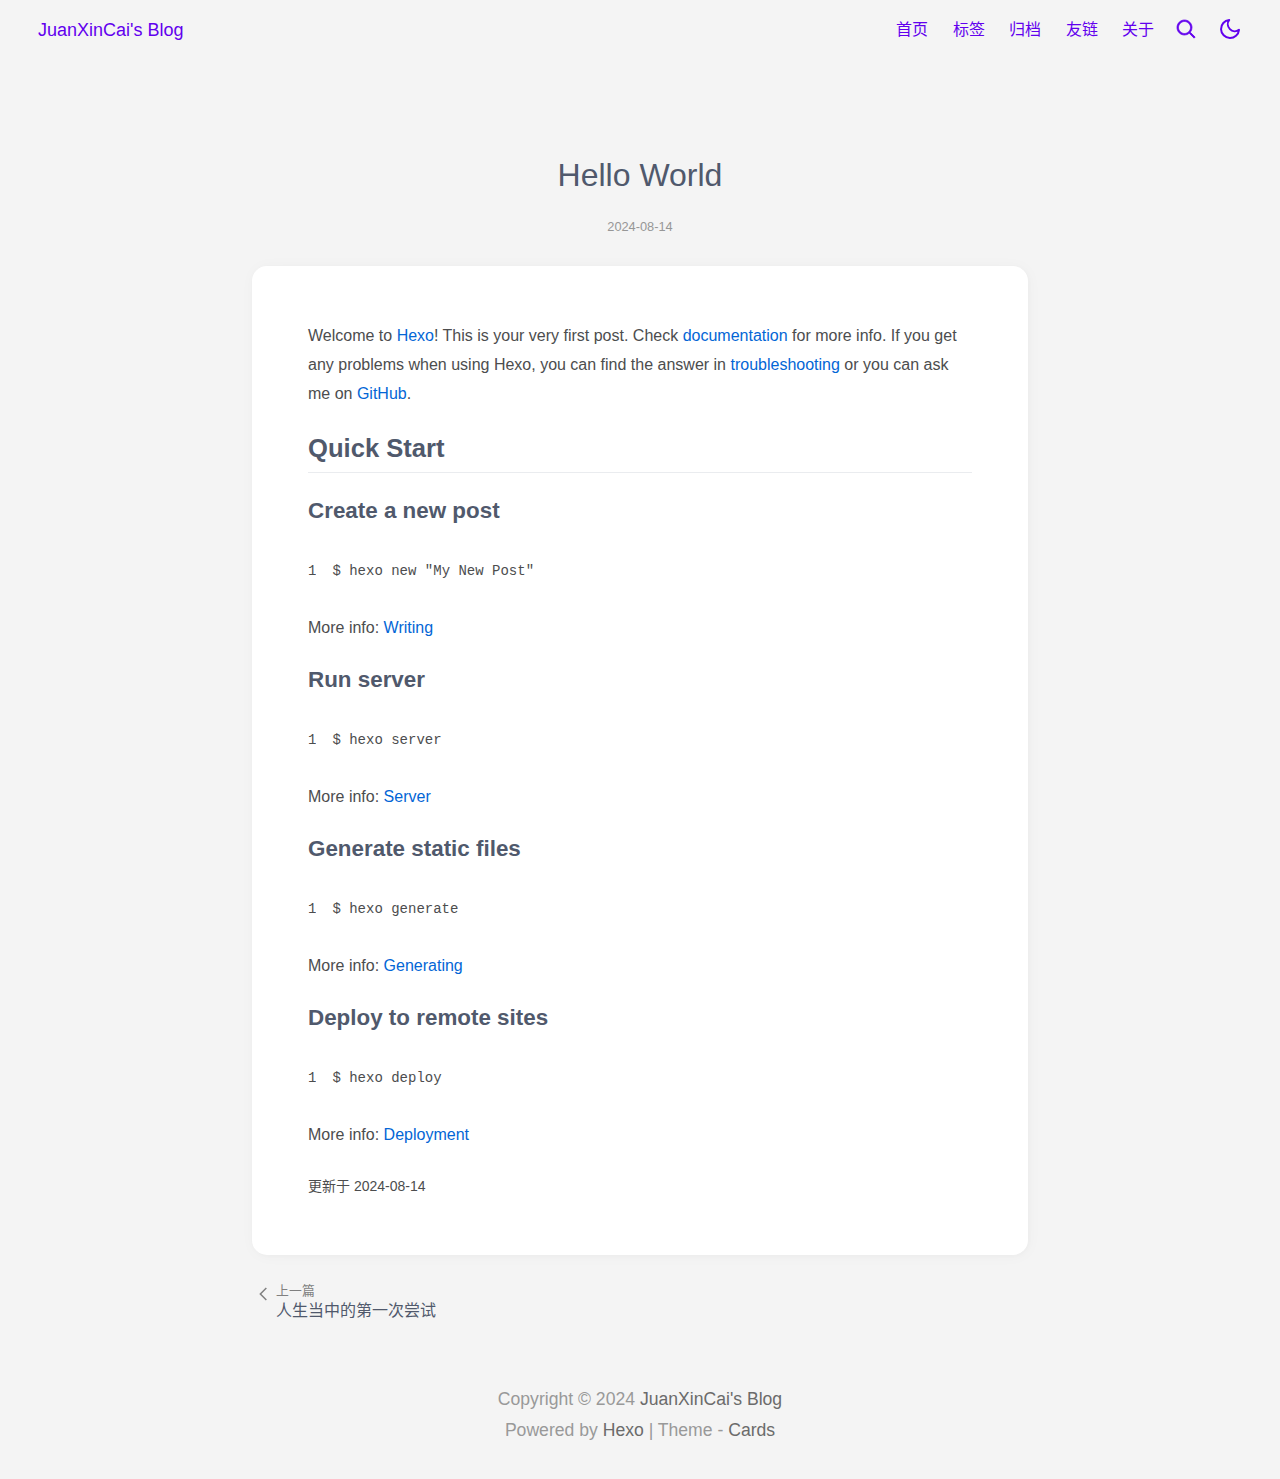
<file: 2024/08/14/hello-world/index.html>
<!DOCTYPE html>
<html lang="zh-CN">
    <head>
    <meta charset="utf-8">

    

    <!-- 渲染优化 -->
    <meta name="renderer" content="webkit">
    <meta name="force-rendering" content="webkit">
    <meta http-equiv="X-UA-Compatible" content="IE=Edge,chrome=1">
    <meta name="HandheldFriendly" content="True" >
    <meta name="apple-mobile-web-app-capable" content="yes">
    <meta name="viewport" content="width=device-width, initial-scale=1, maximum-scale=1">

    <!--icon-->

    
        <link rel="shortcut icon" href="/image/favicon.ico">
    
    
        <link rel="icon" type="image/png" sizes="16x16" href="/image/favicon-16x16.png%22">
    
    
        <link rel="icon" type="image/png" sizes="32x32" href="/image/favicon-32x32.png%22">
    
    
        <link rel="apple-touch-icon" sizes="180x180" href="/image/apple-touch-icon.png">
    
    
        <link rel="mask-icon" href="/image/safari-pinned-tab.svg">
    


    <!-- meta -->


<title>Hello World | JuanXinCai&#39;s Blog</title>





    <!-- OpenGraph -->
 
    <meta name="description" content="Welcome to Hexo! This is your very first post. Check documentation for more info. If you get any problems when using Hexo, you can find the answer in troubleshooting or you can ask me on GitHub. Quick">
<meta property="og:type" content="article">
<meta property="og:title" content="Hello World">
<meta property="og:url" content="http://example.com/2024/08/14/hello-world/index.html">
<meta property="og:site_name" content="JuanXinCai&#39;s Blog">
<meta property="og:description" content="Welcome to Hexo! This is your very first post. Check documentation for more info. If you get any problems when using Hexo, you can find the answer in troubleshooting or you can ask me on GitHub. Quick">
<meta property="og:locale" content="zh_CN">
<meta property="article:published_time" content="2024-08-14T12:54:58.763Z">
<meta property="article:modified_time" content="2024-08-14T12:54:58.763Z">
<meta property="article:author" content="JuanXinCai">
<meta name="twitter:card" content="summary_large_image">


    
<link rel="stylesheet" href="/css/style/main.css">
 

    
    
    

    
    
<link rel="stylesheet" href="/css/style/dark.css">

    
<script src="/js/darkmode.js"></script>



     

    <!-- custom head -->

<meta name="generator" content="Hexo 7.3.0"></head>

    <body>
        <div id="app" tabindex="-1">
            <header class="header">
    <div class="header__left">
        <a href="/" class="button">
            <span class="logo__text">JuanXinCai&#39;s Blog</span>
        </a>
    </div>
    <div class="header__right">
        
            <div class="navbar__menus">
                
                    <a href="/" class="navbar-menu button">首页</a>
                
                    <a href="/tags/" class="navbar-menu button">标签</a>
                
                    <a href="/archives/" class="navbar-menu button">归档</a>
                
                    <a href="/friends/" class="navbar-menu button">友链</a>
                
                    <a href="/page/" class="navbar-menu button">关于</a>
                
            </div>
        
        
        
    <a href="/search/" id="btn-search">
        <svg xmlns="http://www.w3.org/2000/svg" viewBox="0 0 1024 1024" width="24" height="24" fill="currentColor" stroke="currentColor" stroke-width="32"><path d="M192 448c0-141.152 114.848-256 256-256s256 114.848 256 256-114.848 256-256 256-256-114.848-256-256z m710.624 409.376l-206.88-206.88A318.784 318.784 0 0 0 768 448c0-176.736-143.264-320-320-320S128 271.264 128 448s143.264 320 320 320a318.784 318.784 0 0 0 202.496-72.256l206.88 206.88 45.248-45.248z"></path></svg>
    </a>


        
        
    <a href="javaScript:void(0);" id="btn-toggle-dark">
        <svg xmlns="http://www.w3.org/2000/svg" width="24" height="24" viewBox="0 0 24 24" fill="none" stroke="currentColor" stroke-width="2" stroke-linecap="round" stroke-linejoin="round"><path d="M21 12.79A9 9 0 1 1 11.21 3 7 7 0 0 0 21 12.79z"></path></svg>
    </a>


        
            <a class="dropdown-icon button" id="btn-dropdown" tabindex="0"><svg xmlns="http://www.w3.org/2000/svg" viewBox="0 0 20 20" width='24' height='24' fill="none" stroke="currentColor" stroke-width="0.7" stroke-linecap="round" stroke-linejoin="round"><path fill="currentColor" d="M3.314,4.8h13.372c0.41,0,0.743-0.333,0.743-0.743c0-0.41-0.333-0.743-0.743-0.743H3.314c-0.41,0-0.743,0.333-0.743,0.743C2.571,4.467,2.904,4.8,3.314,4.8z M16.686,15.2H3.314c-0.41,0-0.743,0.333-0.743,0.743s0.333,0.743,0.743,0.743h13.372c0.41,0,0.743-0.333,0.743-0.743S17.096,15.2,16.686,15.2z M16.686,9.257H3.314c-0.41,0-0.743,0.333-0.743,0.743s0.333,0.743,0.743,0.743h13.372c0.41,0,0.743-0.333,0.743-0.743S17.096,9.257,16.686,9.257z"></path></svg></a>
            <div class="dropdown-menus" id="dropdown-menus">
                
                    <a href="/" class="dropdown-menu button">首页</a>
                
                    <a href="/tags/" class="dropdown-menu button">标签</a>
                
                    <a href="/archives/" class="dropdown-menu button">归档</a>
                
                    <a href="/friends/" class="dropdown-menu button">友链</a>
                
                    <a href="/page/" class="dropdown-menu button">关于</a>
                
            </div>
        
    </div>
</header>


            <main class="main">
    

<div class="post-title">
    <h1 class="post-title__text">
        Hello World
    </h1>
    <div class="post-title__meta">
        <a href="/archives/2024/08/" class="post-meta__date button">2024-08-14</a>
        
 
        
    
    


 

 
    </div>
</div>



<article class="post content-card">
    <div class="post__header"></div>
    <div class="post__content">
        <p>Welcome to <a target="_blank" rel="noopener" href="https://hexo.io/">Hexo</a>! This is your very first post. Check <a target="_blank" rel="noopener" href="https://hexo.io/docs/">documentation</a> for more info. If you get any problems when using Hexo, you can find the answer in <a target="_blank" rel="noopener" href="https://hexo.io/docs/troubleshooting.html">troubleshooting</a> or you can ask me on <a target="_blank" rel="noopener" href="https://github.com/hexojs/hexo/issues">GitHub</a>.</p>
<h2 id="Quick-Start"><a href="#Quick-Start" class="headerlink" title="Quick Start"></a>Quick Start</h2><h3 id="Create-a-new-post"><a href="#Create-a-new-post" class="headerlink" title="Create a new post"></a>Create a new post</h3><figure class="highlight bash"><table><tr><td class="gutter"><pre><span class="line">1</span><br></pre></td><td class="code"><pre><span class="line">$ hexo new <span class="string">&quot;My New Post&quot;</span></span><br></pre></td></tr></table></figure>

<p>More info: <a target="_blank" rel="noopener" href="https://hexo.io/docs/writing.html">Writing</a></p>
<h3 id="Run-server"><a href="#Run-server" class="headerlink" title="Run server"></a>Run server</h3><figure class="highlight bash"><table><tr><td class="gutter"><pre><span class="line">1</span><br></pre></td><td class="code"><pre><span class="line">$ hexo server</span><br></pre></td></tr></table></figure>

<p>More info: <a target="_blank" rel="noopener" href="https://hexo.io/docs/server.html">Server</a></p>
<h3 id="Generate-static-files"><a href="#Generate-static-files" class="headerlink" title="Generate static files"></a>Generate static files</h3><figure class="highlight bash"><table><tr><td class="gutter"><pre><span class="line">1</span><br></pre></td><td class="code"><pre><span class="line">$ hexo generate</span><br></pre></td></tr></table></figure>

<p>More info: <a target="_blank" rel="noopener" href="https://hexo.io/docs/generating.html">Generating</a></p>
<h3 id="Deploy-to-remote-sites"><a href="#Deploy-to-remote-sites" class="headerlink" title="Deploy to remote sites"></a>Deploy to remote sites</h3><figure class="highlight bash"><table><tr><td class="gutter"><pre><span class="line">1</span><br></pre></td><td class="code"><pre><span class="line">$ hexo deploy</span><br></pre></td></tr></table></figure>

<p>More info: <a target="_blank" rel="noopener" href="https://hexo.io/docs/one-command-deployment.html">Deployment</a></p>

    </div>
     
    <div class="post-footer__meta"><p>更新于 2024-08-14</p></div> 
    <div class="post-entry__tags"></div> 
</article>


    <div class="nav">
        <div class="nav__prev">
            
                <a href="/2024/08/14/%E4%BA%BA%E7%94%9F%E5%BD%93%E4%B8%AD%E7%9A%84%E7%AC%AC%E4%B8%80%E6%AC%A1%E5%B0%9D%E8%AF%95/" class="nav__link">
                    <div>
                        <svg viewBox="0 0 1024 1024" xmlns="http://www.w3.org/2000/svg" width="24" height="24"><path d="M589.088 790.624L310.464 512l278.624-278.624 45.248 45.248L400.96 512l233.376 233.376z" fill="#808080"></path></svg>
                    </div>
                    <div>
                        <div class="nav__label">
                            上一篇
                        </div>
                        <div class="nav__title">
                            人生当中的第一次尝试
                        </div>
                    </div>
                </a>
            
        </div>
        <div class="nav__next">
            
        </div>
    </div>





</main>

            <footer class="footer">
    
    


    
     
 

 
    
        
        <p class="footer-copyright">
            Copyright © 2024 <a href="/">JuanXinCai&#39;s Blog</a>
        </p>
    
    
    <p>Powered by <a href="https://hexo.io" target="_blank">Hexo</a> | Theme - <a href="https://github.com/ChrAlpha/hexo-theme-cards" target="_blank">Cards</a></p>
</footer>

        </div>
         

 

 

 

 



 



 


    
 

 

 

 

 

 




    </body>
</html>
</file>
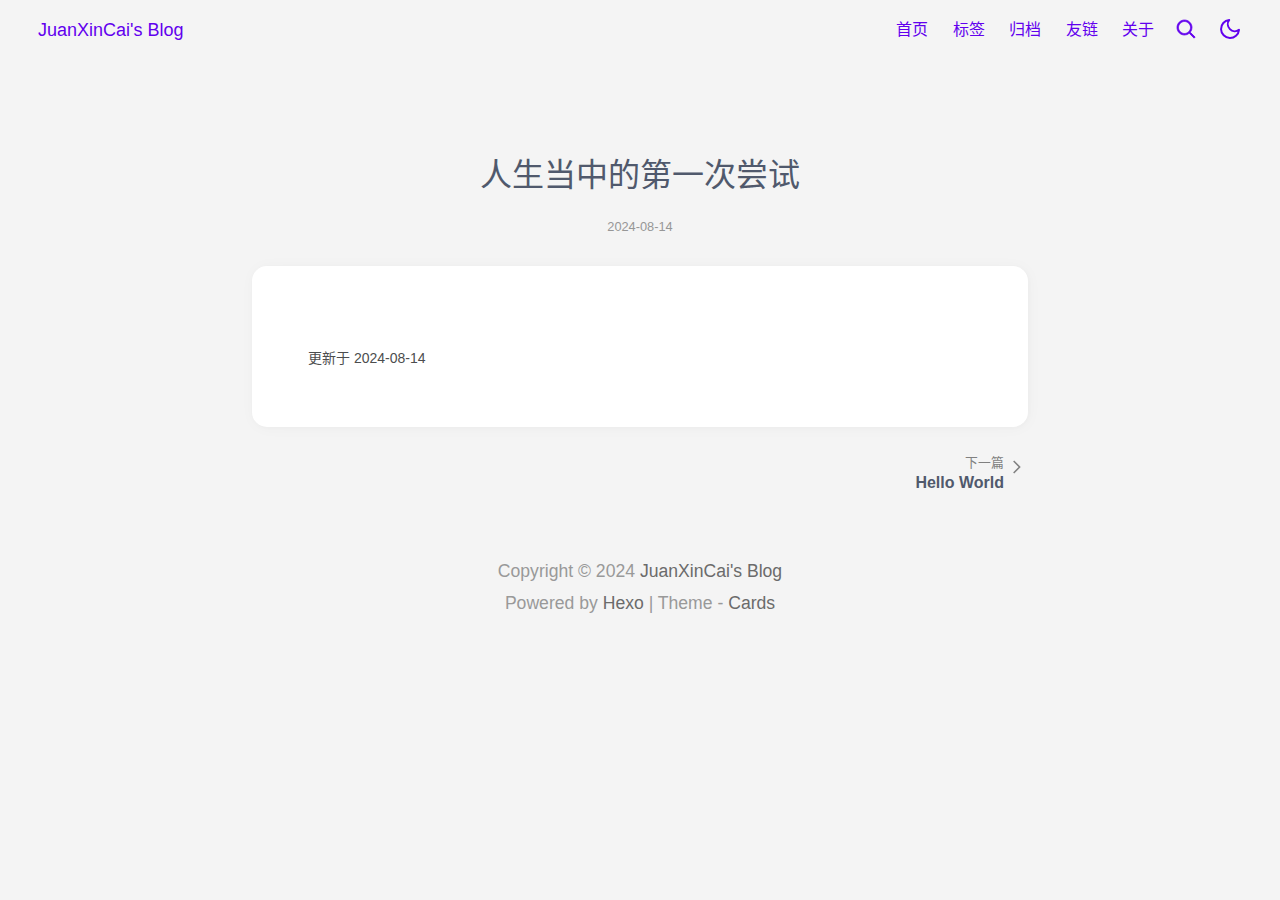
<file: 2024/08/14/人生当中的第一次尝试/index.html>
<!DOCTYPE html>
<html lang="zh-CN">
    <head>
    <meta charset="utf-8">

    

    <!-- 渲染优化 -->
    <meta name="renderer" content="webkit">
    <meta name="force-rendering" content="webkit">
    <meta http-equiv="X-UA-Compatible" content="IE=Edge,chrome=1">
    <meta name="HandheldFriendly" content="True" >
    <meta name="apple-mobile-web-app-capable" content="yes">
    <meta name="viewport" content="width=device-width, initial-scale=1, maximum-scale=1">

    <!--icon-->

    
        <link rel="shortcut icon" href="/image/favicon.ico">
    
    
        <link rel="icon" type="image/png" sizes="16x16" href="/image/favicon-16x16.png%22">
    
    
        <link rel="icon" type="image/png" sizes="32x32" href="/image/favicon-32x32.png%22">
    
    
        <link rel="apple-touch-icon" sizes="180x180" href="/image/apple-touch-icon.png">
    
    
        <link rel="mask-icon" href="/image/safari-pinned-tab.svg">
    


    <!-- meta -->


<title>人生当中的第一次尝试 | JuanXinCai&#39;s Blog</title>





    <!-- OpenGraph -->
 
    <meta property="og:type" content="article">
<meta property="og:title" content="人生当中的第一次尝试">
<meta property="og:url" content="http://example.com/2024/08/14/%E4%BA%BA%E7%94%9F%E5%BD%93%E4%B8%AD%E7%9A%84%E7%AC%AC%E4%B8%80%E6%AC%A1%E5%B0%9D%E8%AF%95/index.html">
<meta property="og:site_name" content="JuanXinCai&#39;s Blog">
<meta property="og:locale" content="zh_CN">
<meta property="article:published_time" content="2024-08-14T12:56:23.000Z">
<meta property="article:modified_time" content="2024-08-14T12:56:23.288Z">
<meta property="article:author" content="JuanXinCai">
<meta name="twitter:card" content="summary_large_image">


    
<link rel="stylesheet" href="/css/style/main.css">
 

    
    
    

    
    
<link rel="stylesheet" href="/css/style/dark.css">

    
<script src="/js/darkmode.js"></script>



     

    <!-- custom head -->

<meta name="generator" content="Hexo 7.3.0"></head>

    <body>
        <div id="app" tabindex="-1">
            <header class="header">
    <div class="header__left">
        <a href="/" class="button">
            <span class="logo__text">JuanXinCai&#39;s Blog</span>
        </a>
    </div>
    <div class="header__right">
        
            <div class="navbar__menus">
                
                    <a href="/" class="navbar-menu button">首页</a>
                
                    <a href="/tags/" class="navbar-menu button">标签</a>
                
                    <a href="/archives/" class="navbar-menu button">归档</a>
                
                    <a href="/friends/" class="navbar-menu button">友链</a>
                
                    <a href="/page/" class="navbar-menu button">关于</a>
                
            </div>
        
        
        
    <a href="/search/" id="btn-search">
        <svg xmlns="http://www.w3.org/2000/svg" viewBox="0 0 1024 1024" width="24" height="24" fill="currentColor" stroke="currentColor" stroke-width="32"><path d="M192 448c0-141.152 114.848-256 256-256s256 114.848 256 256-114.848 256-256 256-256-114.848-256-256z m710.624 409.376l-206.88-206.88A318.784 318.784 0 0 0 768 448c0-176.736-143.264-320-320-320S128 271.264 128 448s143.264 320 320 320a318.784 318.784 0 0 0 202.496-72.256l206.88 206.88 45.248-45.248z"></path></svg>
    </a>


        
        
    <a href="javaScript:void(0);" id="btn-toggle-dark">
        <svg xmlns="http://www.w3.org/2000/svg" width="24" height="24" viewBox="0 0 24 24" fill="none" stroke="currentColor" stroke-width="2" stroke-linecap="round" stroke-linejoin="round"><path d="M21 12.79A9 9 0 1 1 11.21 3 7 7 0 0 0 21 12.79z"></path></svg>
    </a>


        
            <a class="dropdown-icon button" id="btn-dropdown" tabindex="0"><svg xmlns="http://www.w3.org/2000/svg" viewBox="0 0 20 20" width='24' height='24' fill="none" stroke="currentColor" stroke-width="0.7" stroke-linecap="round" stroke-linejoin="round"><path fill="currentColor" d="M3.314,4.8h13.372c0.41,0,0.743-0.333,0.743-0.743c0-0.41-0.333-0.743-0.743-0.743H3.314c-0.41,0-0.743,0.333-0.743,0.743C2.571,4.467,2.904,4.8,3.314,4.8z M16.686,15.2H3.314c-0.41,0-0.743,0.333-0.743,0.743s0.333,0.743,0.743,0.743h13.372c0.41,0,0.743-0.333,0.743-0.743S17.096,15.2,16.686,15.2z M16.686,9.257H3.314c-0.41,0-0.743,0.333-0.743,0.743s0.333,0.743,0.743,0.743h13.372c0.41,0,0.743-0.333,0.743-0.743S17.096,9.257,16.686,9.257z"></path></svg></a>
            <div class="dropdown-menus" id="dropdown-menus">
                
                    <a href="/" class="dropdown-menu button">首页</a>
                
                    <a href="/tags/" class="dropdown-menu button">标签</a>
                
                    <a href="/archives/" class="dropdown-menu button">归档</a>
                
                    <a href="/friends/" class="dropdown-menu button">友链</a>
                
                    <a href="/page/" class="dropdown-menu button">关于</a>
                
            </div>
        
    </div>
</header>


            <main class="main">
    

<div class="post-title">
    <h1 class="post-title__text">
        人生当中的第一次尝试
    </h1>
    <div class="post-title__meta">
        <a href="/archives/2024/08/" class="post-meta__date button">2024-08-14</a>
        
 
        
    
    


 

 
    </div>
</div>



<article class="post content-card">
    <div class="post__header"></div>
    <div class="post__content">
        
    </div>
     
    <div class="post-footer__meta"><p>更新于 2024-08-14</p></div> 
    <div class="post-entry__tags"></div> 
</article>


    <div class="nav">
        <div class="nav__prev">
            
        </div>
        <div class="nav__next">
            
                <a href="/2024/08/14/hello-world/" class="nav__link">
                    <div>
                        <div class="nav__label">
                            下一篇
                        </div>
                        <div class="nav__title">
                            Hello World
                        </div>
                    </div>
                    <div>
                        <svg viewBox="0 0 1024 1024" xmlns="http://www.w3.org/2000/svg" width="24" height="24"><path d="M434.944 790.624l-45.248-45.248L623.04 512l-233.376-233.376 45.248-45.248L713.568 512z" fill="#808080"></path></svg>
                    </div>
                </a>
            
        </div>
    </div>





</main>

            <footer class="footer">
    
    


    
     
 

 
    
        
        <p class="footer-copyright">
            Copyright © 2024 <a href="/">JuanXinCai&#39;s Blog</a>
        </p>
    
    
    <p>Powered by <a href="https://hexo.io" target="_blank">Hexo</a> | Theme - <a href="https://github.com/ChrAlpha/hexo-theme-cards" target="_blank">Cards</a></p>
</footer>

        </div>
         

 

 

 

 



 



 


    
 

 

 

 

 

 




    </body>
</html>
</file>
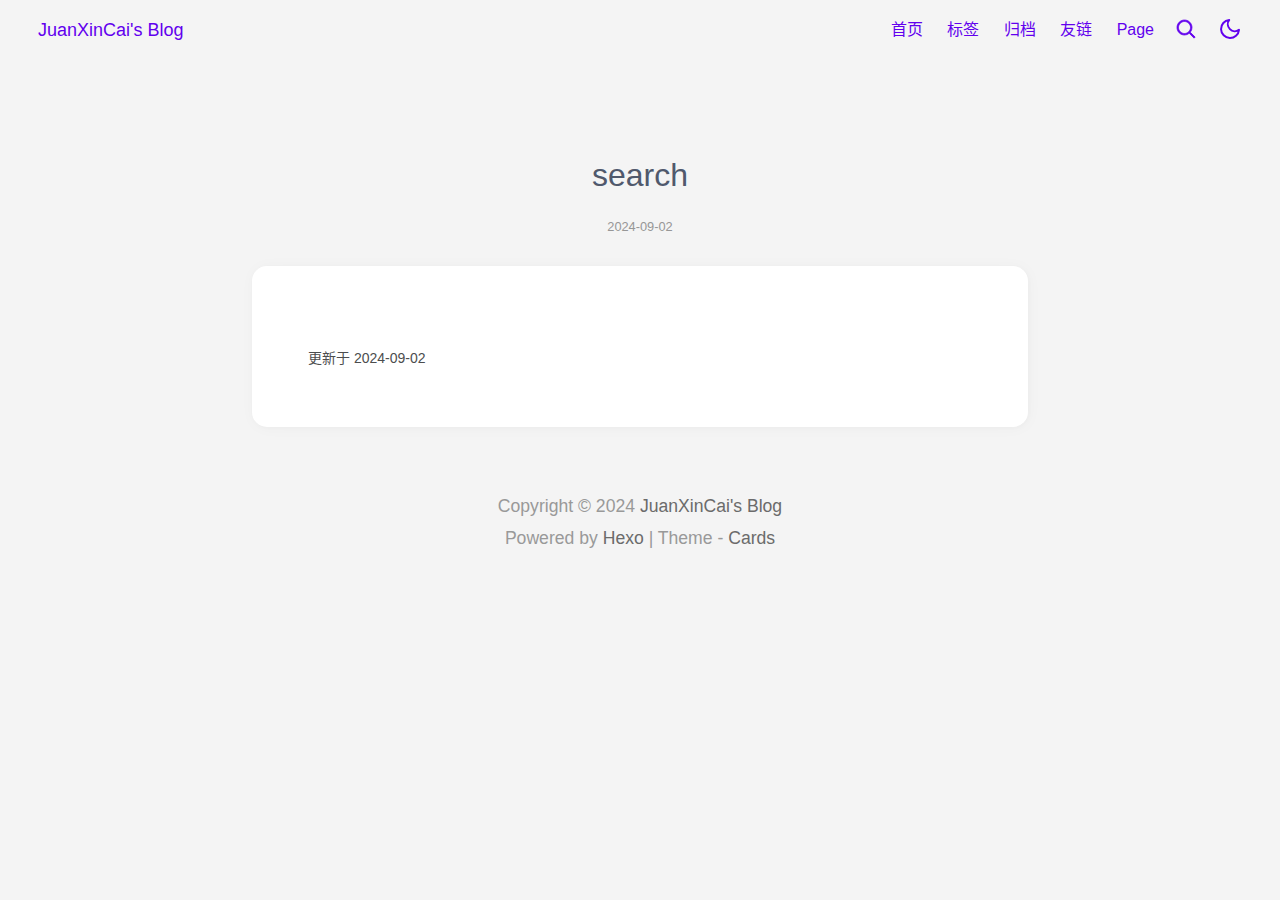
<file: search/index-1.html>
<!DOCTYPE html>
<html lang="zh-CN">
    <head>
    <meta charset="utf-8">

    

    <!-- 渲染优化 -->
    <meta name="renderer" content="webkit">
    <meta name="force-rendering" content="webkit">
    <meta http-equiv="X-UA-Compatible" content="IE=Edge,chrome=1">
    <meta name="HandheldFriendly" content="True" >
    <meta name="apple-mobile-web-app-capable" content="yes">
    <meta name="viewport" content="width=device-width, initial-scale=1, maximum-scale=1">

    <!--icon-->

    
        <link rel="shortcut icon" href="/image/favicon.ico">
    
    
        <link rel="icon" type="image/png" sizes="16x16" href="/image/favicon-16x16.png%22">
    
    
        <link rel="icon" type="image/png" sizes="32x32" href="/image/favicon-32x32.png%22">
    
    
        <link rel="apple-touch-icon" sizes="180x180" href="/image/apple-touch-icon.png">
    
    
        <link rel="mask-icon" href="/image/safari-pinned-tab.svg">
    


    <!-- meta -->


<title>search | JuanXinCai&#39;s Blog</title>





    <!-- OpenGraph -->
 
    <meta property="og:type" content="website">
<meta property="og:title" content="search">
<meta property="og:url" content="http://example.com/search/index-1.html">
<meta property="og:site_name" content="JuanXinCai&#39;s Blog">
<meta property="og:locale" content="zh_CN">
<meta property="article:published_time" content="2024-09-02T08:54:40.000Z">
<meta property="article:modified_time" content="2024-09-02T08:54:40.248Z">
<meta property="article:author" content="JuanXinCai">
<meta name="twitter:card" content="summary_large_image">


    
<link rel="stylesheet" href="/css/style/main.css">
 

    
    
    

    
    
<link rel="stylesheet" href="/css/style/dark.css">

    
<script src="/js/darkmode.js"></script>



     

    <!-- custom head -->

<meta name="generator" content="Hexo 7.3.0"></head>

    <body>
        <div id="app" tabindex="-1">
            <header class="header">
    <div class="header__left">
        <a href="/" class="button">
            <span class="logo__text">JuanXinCai&#39;s Blog</span>
        </a>
    </div>
    <div class="header__right">
        
            <div class="navbar__menus">
                
                    <a href="/" class="navbar-menu button">首页</a>
                
                    <a href="/tags/" class="navbar-menu button">标签</a>
                
                    <a href="/archives/" class="navbar-menu button">归档</a>
                
                    <a href="/friends/" class="navbar-menu button">友链</a>
                
                    <a href="/page/" class="navbar-menu button">Page</a>
                
            </div>
        
        
        
    <a href="/search/" id="btn-search">
        <svg xmlns="http://www.w3.org/2000/svg" viewBox="0 0 1024 1024" width="24" height="24" fill="currentColor" stroke="currentColor" stroke-width="32"><path d="M192 448c0-141.152 114.848-256 256-256s256 114.848 256 256-114.848 256-256 256-256-114.848-256-256z m710.624 409.376l-206.88-206.88A318.784 318.784 0 0 0 768 448c0-176.736-143.264-320-320-320S128 271.264 128 448s143.264 320 320 320a318.784 318.784 0 0 0 202.496-72.256l206.88 206.88 45.248-45.248z"></path></svg>
    </a>


        
        
    <a href="javaScript:void(0);" id="btn-toggle-dark">
        <svg xmlns="http://www.w3.org/2000/svg" width="24" height="24" viewBox="0 0 24 24" fill="none" stroke="currentColor" stroke-width="2" stroke-linecap="round" stroke-linejoin="round"><path d="M21 12.79A9 9 0 1 1 11.21 3 7 7 0 0 0 21 12.79z"></path></svg>
    </a>


        
            <a class="dropdown-icon button" id="btn-dropdown" tabindex="0"><svg xmlns="http://www.w3.org/2000/svg" viewBox="0 0 20 20" width='24' height='24' fill="none" stroke="currentColor" stroke-width="0.7" stroke-linecap="round" stroke-linejoin="round"><path fill="currentColor" d="M3.314,4.8h13.372c0.41,0,0.743-0.333,0.743-0.743c0-0.41-0.333-0.743-0.743-0.743H3.314c-0.41,0-0.743,0.333-0.743,0.743C2.571,4.467,2.904,4.8,3.314,4.8z M16.686,15.2H3.314c-0.41,0-0.743,0.333-0.743,0.743s0.333,0.743,0.743,0.743h13.372c0.41,0,0.743-0.333,0.743-0.743S17.096,15.2,16.686,15.2z M16.686,9.257H3.314c-0.41,0-0.743,0.333-0.743,0.743s0.333,0.743,0.743,0.743h13.372c0.41,0,0.743-0.333,0.743-0.743S17.096,9.257,16.686,9.257z"></path></svg></a>
            <div class="dropdown-menus" id="dropdown-menus">
                
                    <a href="/" class="dropdown-menu button">首页</a>
                
                    <a href="/tags/" class="dropdown-menu button">标签</a>
                
                    <a href="/archives/" class="dropdown-menu button">归档</a>
                
                    <a href="/friends/" class="dropdown-menu button">友链</a>
                
                    <a href="/page/" class="dropdown-menu button">Page</a>
                
            </div>
        
    </div>
</header>


            <main class="main">
    

<div class="post-title">
    <h1 class="post-title__text">
        search
    </h1>
    <div class="post-title__meta">
        <a href="/archives/2024/09/" class="post-meta__date button">2024-09-02</a>
        
 
        
    
    


 

 
    </div>
</div>



<article class="post content-card">
    <div class="post__header"></div>
    <div class="post__content">
        
    </div>
     
    <div class="post-footer__meta"><p>更新于 2024-09-02</p></div> 
    <div class="post-entry__tags"></div> 
</article>






</main>

            <footer class="footer">
    
    


    
     
 

 
    
        
        <p class="footer-copyright">
            Copyright © 2024 <a href="/">JuanXinCai&#39;s Blog</a>
        </p>
    
    
    <p>Powered by <a href="https://hexo.io" target="_blank">Hexo</a> | Theme - <a href="https://github.com/ChrAlpha/hexo-theme-cards" target="_blank">Cards</a></p>
</footer>

        </div>
         

 

 

 

 



 



 


    
 

 

 

 

 

 




    </body>
</html>
</file>
<file: css/style/main.css>
:root {
  --main-color: #6200ee;
  --bg-color: #f4f4f4;
  --bg-content-color: #fff;
  --bg-menu: #eceef2;
  --bg-tag-color: #f4f4f4;
  --bg-code: #eee;
  --bg-codeblock: #f8f8f8;
  --body-color: #4c4d4e;
  --title-color: #50596c;
  --border-color: rgba(0,0,0,0.1);
  --space: 3.5rem;
  --content-width: 776px;
}
::-webkit-scrollbar {
  width: 0.55rem !important;
  height: 0.4rem !important;
  background: 0 0 !important;
}
::-webkit-scrollbar-thumb {
  background: #b5b5b5 !important;
}
@media screen and (max-width: 762px) {
  ::-webkit-scrollbar {
    width: 0.25rem !important;
    height: 0.16rem !important;
  }
}
html,
body {
  scroll-behavior: smooth;
}
body {
  --base-font-size: 16px;
  font-size: var(--base-font-size);
  font-weight: 400;
  font-family: -apple-system, BlinkMacSystemFont, Segoe UI, Helvetica, Arial, sans-serif, Apple Color Emoji, Segoe UI Emoji;
  background-color: var(--bg-color);
  color: var(--body-color);
  -webkit-transition: color 0.6s, background-color 0.6s;
  -o-transition: color 0.6s, background-color 0.6s;
  transition: color 0.6s, background-color 0.6s;
  margin: 0;
  padding: 0;
  line-height: 1.8;
}
::selection {
  color: #fff;
  background-color: #318efd;
}
::-moz-selection {
  color: #fff;
  background-color: #318efd;
}
@media screen and (max-width: 650px) {
  body {
    --space: 1.5rem;
  }
}
article,
aside,
figure,
details,
footer,
header,
nav,
section {
  display: block;
}
.main {
  margin: 0 auto;
  padding: 1.5vw 12px 0;
}
.main.tagscloud,
.main.links {
  margin: 0 auto;
  max-width: 1024px;
}
.content-card {
  background-color: var(--bg-content-color);
  max-width: var(--content-width);
  margin: 0 auto;
  transition: background-color 0.6s;
  padding: var(--space);
  border-radius: 15px;
  -webkit-box-shadow: 1px 1px 5px 0 rgba(0,0,0,0.02), 1px 1px 15px 0 rgba(0,0,0,0.03);
  box-shadow: 1px 1px 5px 0 rgba(0,0,0,0.02), 1px 1px 15px 0 rgba(0,0,0,0.03);
  -webkit-transition: background-color 0.3s, -webkit-transform 0.3s, -webkit-box-shadow 0.6s;
  transition: background-color 0.3s, -webkit-transform 0.3s, -webkit-box-shadow 0.6s;
  -o-transition: transform 0.3s, background-color 0.3s, box-shadow 0.6s;
  transition: transform 0.3s, background-color 0.3s, box-shadow 0.6s;
  transition: transform 0.3s, background-color 0.3s, box-shadow 0.6s, -webkit-transform 0.3s, -webkit-box-shadow 0.6s;
}
.content-card>:first-child {
  margin-top: 0;
}
.content-card>:last-child {
  margin-bottom: 0;
}
.MathJax {
  overflow-x: auto;
  overflow-y: hidden;
}
.separate-dot:after {
  content: ' · ';
}
h1,
h2,
h3,
h4,
h5 {
  -webkit-transition: color 0.6s;
  -o-transition: color 0.6s;
  transition: color 0.6s;
  color: var(--title-color);
  margin: 2.75rem 0 1rem;
  font-family: miriam libre, -apple-system, BlinkMacSystemFont, Segoe UI, Helvetica, Arial, pingfang sc, source han sans sc, noto sans cjk sc, sarasa gothic sc, microsoft yahei, sans-serif, Apple Color Emoji, Segoe UI Emoji, Varela Round;
  font-weight: 430;
  line-height: 1.5;
}
h1 {
  font-size: 2em;
}
h2 {
  font-size: 1.6em;
}
h3 {
  font-size: 1.4em;
}
h4 {
  font-size: 1.2em;
}
h5 {
  font-size: 1.05em;
}
small {
  font-size: 0.889em;
}
b,
strong {
  font-weight: 700;
}
m,
mark {
  background: #f9de4b;
  color: #4c4d4e;
}
em {
  font-style: italic;
}
s {
  text-decoration: line-through;
}
* {
  -webkit-box-sizing: border-box;
  box-sizing: border-box;
  font-smoothing: antialiased;
  osx-font-smoothing: grayscale;
}
a {
  color: var(--main-color);
  cursor: pointer;
  text-decoration: none;
}
a:not(.button) {
  -webkit-transition: opacity 0.2s;
  -o-transition: opacity 0.2s;
  transition: opacity 0.2s;
}
a:not(.button):hover {
  opacity: 0.8;
  text-decoration: underline;
}
a .index-title {
  color: var(--title-color);
}
img {
  max-width: 100%;
}
img.lazy {
  -webkit-transition: -webkit-filter 0.375s ease 0s;
  transition: -webkit-filter 0.375s ease 0s;
  -o-transition: filter 0.375s ease 0s;
  transition: filter 0.375s ease 0s;
  transition: filter 0.375s ease 0s, -webkit-filter 0.375s ease 0s;
}
img.lazy:not(.loaded) {
  -webkit-filter: blur(8px);
  filter: blur(8px);
  padding-bottom: 40%;
}
hr {
  -webkit-box-sizing: initial;
  box-sizing: initial;
  height: 0;
  overflow: visible;
  margin: 15px 0;
  overflow: hidden;
  background: transparent;
  border: 0;
  border-bottom: 1px solid #dfe2e5;
  border-bottom-color: #eee;
  height: 0.1em;
  padding: 0;
  margin: 24px 0;
  background-color: #e1e4e8;
}
hr:after {
  clear: both;
}
input {
  font: inherit;
  margin: 0;
  overflow: visible;
  font-family: inherit;
  font-size: inherit;
  line-height: inherit;
}
[type=checkbox] {
  -webkit-box-sizing: border-box;
  box-sizing: border-box;
  padding: 0;
}
kbd {
  display: inline-block;
  padding: 3px 5px;
  font: 11px SFMono-Regular, Consolas, Liberation Mono, Menlo, monospace;
  line-height: 10px;
  color: #444d56;
  vertical-align: middle;
  background-color: #fafbfc;
  border: 1px solid #d1d5da;
  border-radius: 3px;
  -webkit-box-shadow: inset 0 -1px 0 #d1d5da;
  box-shadow: inset 0 -1px 0 #d1d5da;
}
blockquote {
  margin: 16px 0 16px 0;
  padding: 0 1em;
  color: #6a737d;
  border-left: 0.25em solid #dfe2e5;
}
blockquote > :first-child {
  margin-top: 0;
}
blockquote >:last-child {
  margin-bottom: 0;
}
dd {
  margin-left: 0;
}
pre {
  margin-top: 0;
  margin-bottom: 0;
  word-wrap: normal;
}
pre >code {
  padding: 0;
  margin: 0;
  font-size: 100%;
  word-break: normal;
  white-space: pre;
  background: transparent;
  border: 0;
}
pre span {
  display: inline;
  max-width: auto;
  padding: 0;
  margin: 0;
  overflow: auto;
  line-height: inherit;
  word-wrap: normal;
  background-color: initial;
  border: 0;
}
li {
  word-wrap: break-all;
}
li >p {
  margin-top: 16px;
}
li +li {
  margin-top: 0.25em;
}
dl {
  padding: 0;
}
dl dt {
  padding: 0;
  margin-top: 16px;
  font-size: 1em;
  font-style: italic;
  font-weight: 600;
}
dl dd {
  padding: 0 16px;
  margin-bottom: 20px;
}
code {
  padding: 0.2em 0.4em;
  margin: 0;
  font-size: 14px;
  background-color: var(--bg-code);
  border-radius: 3px;
}
a:active,
a:hover {
  outline-width: 0;
}
code,
kbd,
pre {
  font-family: monospace, monospace;
  font-size: 14px;
}
hr:after,
hr:before {
  display: table;
  content: "";
}
td,
th {
  padding: 0;
}
ol,
ul {
  padding-left: 0;
  margin-top: 0;
  margin-bottom: 0;
  padding-left: 2em;
}
ol ol,
ul ol {
  list-style-type: lower-roman;
}
ol ol ol,
ol ul ol,
ul ol ol,
ul ul ol {
  list-style-type: lower-alpha;
}
code,
pre {
  font-family: SFMono-Regular, Consolas, Liberation Mono, Menlo, monospace;
  font-size: 14px;
}
input::-webkit-inner-spin-button,
input::-webkit-outer-spin-button {
  margin: 0;
  -webkit-appearance: none;
  appearance: none;
}
blockquote,
details,
dl,
ol,
p,
pre,
table,
ul {
  margin-top: 0px;
  margin-bottom: 20px;
}
ol ol,
ol ul,
ul ol,
ul ul {
  margin-top: 0;
  margin-bottom: 0;
}
figure {
  padding: 0;
  margin: 0;
  margin-bottom: 20px;
}
table {
  display: block;
  width: 100%;
  overflow: auto;
}
figure table {
  border: none;
  padding: 0;
  max-width: 100%;
}
figure table th {
  font-weight: 600;
}
figure table tr {
  background-color: transparent;
  border-top: none;
}
figure table td.gutter {
  padding-right: 1rem;
  text-align: right;
  background-color: transparent;
}
.highlight {
  margin-bottom: 20px;
  padding: 0.4rem;
  width: auto;
  border-radius: 3px;
}
.highlight pre {
  margin-bottom: 0;
}
.highlight table {
  margin: 0;
  padding: 0.6rem 0;
}
.highlight pre,
pre {
  padding: 0;
  overflow: auto;
  font-size: 14px;
  line-height: 1.45;
  border-radius: 3px;
}
.task-list-item {
  list-style-type: none;
}
.task-list-item +.task-list-item {
  margin-top: 3px;
}
.task-list-item input {
  margin: 0 0.2em 0.25em -1.6em;
  vertical-align: middle;
}
table {
  border-spacing: 0;
  border-collapse: collapse;
}
table th:not(.code):not(.gutter) {
  font-weight: 700;
}
table tr:not(.code):not(.gutter) {
  background-color: #f6f8fa;
}
table tr:not(.code):not(.gutter):not(.highlight) {
  background-color: transparent;
}
table tr:not(.code):not(.gutter):nth-child(2n) {
  background-color: #f6f8fa;
}
table td:not(.code):not(.gutter),
table th:not(.code):not(.gutter) {
  padding: 6px 13px;
  border: 1px solid var(--border-color);
}
overflows table {
  overflow: auto;
}
overflows table th,
overflows table td {
  white-space: nowrap;
}
.post-entry__content,
.post__content {
  color: var(--body-color);
  font-size: 16px;
  word-wrap: break-word;
}
.post-entry__content a,
.post__content a {
  background-color: initial;
  color: #0366d6;
  text-decoration: none;
}
.post-entry__content a:hover,
.post__content a:hover {
  text-decoration: underline;
}
.post-entry__content>.highlight,
.post__content>.highlight {
  margin: 1rem calc(0rem - var(--space)) !important;
  padding: 0.4rem var(--space) !important;
  border: none !important;
  border-radius: 0 !important;
  width: auto;
}
.post-entry__content h1,
.post__content h1,
.post-entry__content h2,
.post__content h2,
.post-entry__content h3,
.post__content h3,
.post-entry__content h4,
.post__content h4,
.post-entry__content h5,
.post__content h5,
.post-entry__content h6,
.post__content h6 {
  margin-top: 24px;
  margin-bottom: 20px;
  font-weight: 700;
  line-height: 1.25;
}
.post-entry__content h1,
.post__content h1,
.post-entry__content h2,
.post__content h2 {
  padding-bottom: 0.3em;
  border-bottom: 1px solid #eaecef;
}
.post-entry__content h6,
.post__content h6 {
  font-size: 0.875em;
  color: #6a737d;
}
.archives {
  position: relative;
  max-width: var(--content-width);
  margin: 0 auto;
}
.archives .archives-item {
  display: -webkit-box;
  display: -ms-flexbox;
  display: flex;
  margin-bottom: 1.2rem;
  position: relative;
}
.archives .archives-item .archives-left {
  -webkit-box-flex: 0;
  -ms-flex: 0 0 auto;
  flex: 0 0 auto;
  box-flex: 0;
}
.archives .archives-item .archives-icon {
  border-radius: 50%;
  color: var(--main-color);
  display: block;
  height: 1.6rem;
  text-align: center;
  width: 1.6rem;
}
.archives .archives-item .archives-icon.icon-lg {
  background: var(--main-color);
  line-height: 1.2rem;
}
.archives .archives-item .archives-icon::before {
  border: 0.1rem solid var(--main-color);
  border-radius: 50%;
  content: "";
  display: block;
  height: 0.4rem;
  left: 0.6rem;
  position: absolute;
  top: 0.8rem;
  width: 0.4rem;
}
.archives .archives-item .archives-content {
  -webkit-box-flex: 1;
  -ms-flex: 1 1 auto;
  flex: 1 1 auto;
  box-flex: 1;
  padding: 2px 0 2px 0.8rem;
}
.archives .archives-item .archives-content .archives-year {
  margin: 0;
}
.archives .archives-item .archives-content .archives-title {
  color: var(--title-color);
  font-size: 20px;
}
.archives .archives-item:hover .archives-icon::before {
  background: var(--main-color);
}
.archives .archives-item::before {
  background: #e7e9ed;
  content: "";
  height: 100%;
  left: 0.8rem;
  position: absolute;
  top: 1.6rem;
  width: 2px;
}
.archives .archives-item:last-child::before {
  background: 0 0;
}
.links-list {
  margin: 0 auto;
  max-width: 1080px;
}
.links-list .links-content {
  display: -webkit-box;
  display: -ms-flexbox;
  display: flex;
  -ms-flex-wrap: wrap;
  flex-wrap: wrap;
  margin: -8px;
  border-radius: 15px;
  -webkit-box-align: start;
  -ms-flex-align: start;
  align-items: flex-start;
  line-height: 1.3;
}
.links-list .links-content .links-card {
  display: -webkit-box;
  display: -ms-flexbox;
  display: flex;
  padding: 8px;
  margin: 0 auto;
  margin-top: calc(2.25 * 16px + 32px);
  color: #444;
  background: #fff;
  border-radius: 15px;
  -webkit-box-shadow: 1px 5px 15px 0 rgba(0,0,0,0.3);
  box-shadow: 1px 5px 15px 0 rgba(0,0,0,0.3);
  -webkit-box-pack: start;
  -ms-flex-pack: start;
  justify-content: flex-start;
  -ms-flex-line-pack: start;
  align-content: flex-start;
  -webkit-box-orient: vertical;
  -webkit-box-direction: normal;
  -ms-flex-direction: column;
  flex-direction: column;
  max-width: 16rem;
  width: calc(100% / 4 - 16px);
}
@media screen and (max-width: 1280px) {
  .links-list .links-content .links-card {
    width: calc(100% / 3 - 16px);
  }
}
@media screen and (max-width: 1080px) {
  .links-list .links-content .links-card {
    width: calc(100% / 2 - 16px);
  }
}
@media screen and (max-width: 768px) {
  .links-list .links-content .links-card {
    width: calc(100% / 1 - 16px);
  }
}
.links-list .links-content .links-left {
  display: -webkit-box;
  display: -ms-flexbox;
  display: flex;
  -ms-flex-item-align: center;
  -ms-grid-row-align: center;
  align-self: center;
}
.links-list .links-content .links-left .avatar {
  width: 64px;
  height: 64px;
  margin: 16px 8px 4px 8px;
  margin-top: calc(-1.25 * 16px - 32px);
  border-radius: 100%;
  border: 2px solid #fff;
  background: #fff;
}
.links-list .links-content .links-right {
  margin: 4px 8px;
  display: -webkit-box;
  display: -ms-flexbox;
  display: flex;
  -webkit-box-orient: vertical;
  -webkit-box-direction: normal;
  -ms-flex-direction: column;
  flex-direction: column;
  text-align: center;
}
.links-list .links-content .links-right p {
  text-align: center;
  margin: 0;
}
.links-list .links-content .links-right p.links-name {
  padding-top: 6px;
  padding-bottom: 4px;
  font-weight: bold;
}
.links-list .links-content .links-right p.tags {
  display: inline;
  background: none;
  word-wrap: break-word;
  padding-right: 4px;
}
.links-list .links-content .links-right .links-tags-wrapper {
  margin-left: -2px;
  word-break: break-all;
}
.post-list>:last-child {
  margin-bottom: 0;
}
.post-entry {
  margin-bottom: var(--space);
  position: relative;
}
.post-entry:hover {
  -webkit-transform: translateY(-5px);
  -ms-transform: translateY(-5px);
  transform: translateY(-5px);
  -webkit-box-shadow: 1px 10px 30px 0 rgba(0,0,0,0.1);
  box-shadow: 1px 10px 30px 0 rgba(0,0,0,0.1);
}
.post-entry__content .post-entry__title {
  color: var(--title-color);
  margin-top: 0;
  border: none;
  font-size: 1.5rem;
  font-weight: 450;
  line-height: 1.125;
}
.post-meta__cats,
.post-entry__tags {
  display: inline-block;
  position: relative;
  margin: 1em 0 0;
  z-index: 1;
}
.post-meta__cats:empty,
.post-entry__tags:empty {
  display: none;
}
.post-entry__link {
  position: absolute;
  top: 0;
  left: 0;
  width: 100%;
  height: 100%;
  opacity: 0;
  overflow: hidden;
  text-indent: -9999px;
  z-index: 0;
}
.post-title {
  padding: calc(var(--space) / 2) 0 calc(var(--space) / 2);
  text-align: center;
}
.post-meta__date {
  color: #808080;
}
.post-entry__meta,
.post-title__meta {
  display: block;
  z-index: 1;
  position: relative;
  font-size: 0.8em;
  opacity: 0.8;
  font-family: rubik, sans-serif;
}
.post-entry__meta:empty,
.post-title__meta:empty {
  display: none;
}
.post-entry__header,
.post__header {
  margin: calc(var(--space) * -1) !important;
  margin-bottom: calc(var(--space) / 2) !important;
  overflow: hidden;
  border-radius: 15px;
}
.post-entry__header:empty,
.post__header:empty {
  display: none;
}
.post-entry__header .post-thumbnail,
.post__header .post-thumbnail {
  display: -webkit-box;
  display: -ms-flexbox;
  display: flex;
  width: 100%;
  padding-bottom: 40%;
  background-size: cover;
  background-repeat: repeat;
  background-position: 50% 50%;
  background-origin: padding-box;
  background-attachment: scroll;
}
.post__content p {
  line-height: 1.8;
}
.post__content img.inline {
  display: inline;
}
.post__content div>img,
.post__content p>img,
.post__content div>picture>img,
.post__content p>picture>img {
  display: block;
  margin: auto;
  border-radius: 4px;
}
.post__content span img {
  display: inline;
  margin: auto;
}
.post__comments {
  max-width: var(--content-width);
  margin: var(--space) auto;
  font-family: rubik, sans-serif;
}
.post__comments:empty {
  display: none;
}
.post-footer__meta {
  font-size: 14px;
  margin-top: 1.5rem;
}
.post-footer__meta>:last-child {
  margin-bottom: 0;
}
.post-footer__meta:empty {
  display: none;
}
.post-tags__link,
.post-cats__link {
  display: inline-block;
  margin: 0.35em;
  font-size: 0.75em;
  text-decoration: none;
  background-color: var(--bg-cat-color);
  color: currentColor !important;
  padding: 0.25rem 0.6rem 0.25rem 0.6rem;
  border-radius: 5px;
}
.post-tags__link {
  background-color: var(--bg-tag-color);
}
.post__license {
  background-color: #f5f5f5;
  word-break: break-all;
  margin: 3em 0 1em 0;
  padding: 0.5rem 0.8rem;
  border-left: 4px solid #f44336;
  list-style: none;
}
.post__license p {
  margin: 3px 1px 3px 1px;
  padding: 0;
}
.post__expire {
  display: none;
  margin: calc(var(--space) / 2) var(--space) 0 var(--space);
  padding: 0.5rem 0.8rem;
  background: #ffffc0;
  border-left: 4px solid #fff000;
  list-style: none;
}
.post__expire p {
  color: #947600;
  margin: 3px 1px 3px 1px;
  padding: 0;
}
.cover {
  display: block;
  text-align: center;
  margin: 3rem auto;
}
.cover .cover__logo {
  max-width: 1024px;
  margin-left: auto;
  margin-right: auto;
}
.cover .cover__avatar {
  border-radius: 50%;
  width: 96px;
  height: 96px;
  margin: 0 auto 1rem auto;
}
.cover .cover__intro {
  color: #999;
}
.footer {
  display: block;
  -webkit-box-align: center;
  -ms-flex-align: center;
  align-items: center;
  -webkit-box-pack: center;
  -ms-flex-pack: center;
  justify-content: center;
  padding: 0;
  margin-top: 4rem;
  margin-bottom: 2rem;
  text-align: center;
  font-size: 1.1em;
  font-family: rubik, -apple-system, BlinkMacSystemFont, Segoe UI, Helvetica, Arial, pingfang sc, noto sans cjk sc, sarasa gothic sc, microsoft yahei, sans-serif, Apple Color Emoji, Segoe UI Emoji, Varela Round;
  color: #999;
}
.footer * {
  margin: 0 auto;
  -webkit-margin-before: 0em;
  margin-block-start: 0em;
  -webkit-margin-after: 0em;
  margin-block-end: 0em;
  -webkit-margin-start: 0px;
  margin-inline-start: 0px;
  -webkit-margin-end: 0px;
  margin-inline-end: 0px;
}
.footer >span {
  margin: 0 0.35em;
}
.footer a {
  color: #6b6b6b;
  text-decoration: none;
}
.footer svg {
  margin-right: 0.2rem;
}
.footer #b2t {
  display: block;
  width: 3rem;
  height: 3rem;
  position: fixed;
  z-index: 1001;
  right: 1.2rem;
  bottom: 1.2rem;
  border-radius: 5px;
  color: var(--title-color);
  background-color: var(--bg-menu);
  -webkit-box-shadow: 0 0.3rem 0.6rem rgba(48,55,66,0.15);
  box-shadow: 0 0.3rem 0.6rem rgba(48,55,66,0.15);
}
.footer #b2t * {
  margin: 8px;
}
.header {
  display: -webkit-box;
  display: -ms-flexbox;
  display: flex;
  -webkit-box-pack: justify;
  -ms-flex-pack: justify;
  justify-content: space-between;
  -webkit-box-align: center;
  -ms-flex-align: center;
  align-items: center;
  min-height: 60px;
  padding: 0 calc(var(--space) / 2);
  top: 0;
  z-index: 10;
}
.header .header__left,
.header .header__right {
  display: -webkit-box;
  display: -ms-flexbox;
  display: flex;
  -webkit-box-align: center;
  -ms-flex-align: center;
  align-items: center;
  font-family: rubik, sans-serif, Varela Round;
}
.header .header__left .logo__text {
  font-size: 18px;
  padding: 16px 10px 16px 10px;
  border-radius: 5px;
}
.header .header__right .navbar__menus {
  padding: 0 0 0 15px;
}
.header .header__right .navbar__menus .navbar-menu {
  font-size: 16px;
  padding: 16px 10px 16px 10px;
  border-radius: 5px;
}
.header .header__right .navbar__menus .navbar-menu:hover {
  background-color: var(--bg-menu);
}
.header .header__right #btn-search,
.header .header__right #btn-toggle-dark {
  height: 55.5px;
  padding: 15px 10px;
}
.header .header__right .dropdown-icon {
  display: none;
  height: 55.5px;
  padding: 15px 10px;
  border: 0 !important;
  background-color: transparent;
}
.header .header__right .dropdown-icon * {
  width: 24px;
  height: 24px;
}
.header .header__right .dropdown-icon:focus + .dropdown-menus {
  display: -webkit-box;
  display: -ms-flexbox;
  display: flex;
}
.header .header__right .dropdown-menus {
  -webkit-animation: slide-down 0.15s ease 1;
  animation: slide-down 0.15s ease 1;
  display: none;
  position: absolute;
  left: 12px;
  right: 12px;
  top: 60px;
  z-index: 9999;
  border-radius: 6px;
  padding: 24px;
  background: var(--bg-content-color);
  -webkit-box-shadow: 1px 1px 5px 0 rgba(0,0,0,0.02), 1px 1px 15px 0 rgba(0,0,0,0.03);
  box-shadow: 1px 1px 5px 0 rgba(0,0,0,0.02), 1px 1px 15px 0 rgba(0,0,0,0.03);
  justify-items: center;
  -webkit-box-pack: center;
  -ms-flex-pack: center;
  justify-content: center;
  -webkit-box-orient: vertical;
  -webkit-box-direction: normal;
  -ms-flex-direction: column;
  flex-direction: column;
}
.header .header__right .dropdown-menus:hover {
  display: -webkit-box;
  display: -ms-flexbox;
  display: flex;
}
.header .header__right .dropdown-menus .dropdown-menu {
  padding: 10px;
}
@media screen and (max-width: 764px) {
  .navbar__menus {
    display: none !important;
  }
  .dropdown-icon {
    display: block !important;
  }
}
@-moz-keyframes slide-down {
  0% {
    opacity: 0;
    transform: translateY(-1.6rem);
  }
  100% {
    opacity: 1;
    transform: translateY(0);
  }
}
@-webkit-keyframes slide-down {
  0% {
    opacity: 0;
    transform: translateY(-1.6rem);
  }
  100% {
    opacity: 1;
    transform: translateY(0);
  }
}
@-o-keyframes slide-down {
  0% {
    opacity: 0;
    transform: translateY(-1.6rem);
  }
  100% {
    opacity: 1;
    transform: translateY(0);
  }
}
@keyframes slide-down {
  0% {
    opacity: 0;
    transform: translateY(-1.6rem);
  }
  100% {
    opacity: 1;
    transform: translateY(0);
  }
}
.nav {
  display: -webkit-box;
  display: -ms-flexbox;
  display: flex;
  -webkit-box-orient: horizontal;
  -webkit-box-direction: normal;
  -ms-flex-direction: row;
  flex-direction: row;
  -webkit-box-pack: center;
  -ms-flex-pack: center;
  justify-content: center;
  max-width: var(--content-width);
  margin: 1.5rem auto;
  height: auto;
}
.nav + * {
  margin-top: 0;
}
.nav .nav__prev {
  display: -webkit-box;
  display: -ms-flexbox;
  display: flex;
  -webkit-box-flex: 50%;
  -ms-flex: 50% 1;
  flex: 50% 1;
  -webkit-box-pack: start;
  -ms-flex-pack: start;
  justify-content: flex-start;
  text-align: left;
}
.nav .nav__next {
  display: -webkit-box;
  display: -ms-flexbox;
  display: flex;
  -webkit-box-flex: 50%;
  -ms-flex: 50% 1;
  flex: 50% 1;
  -webkit-box-pack: end;
  -ms-flex-pack: end;
  justify-content: flex-end;
  text-align: right;
}
.nav .nav__link {
  display: -webkit-box;
  display: -ms-flexbox;
  display: flex;
  -webkit-box-orient: horizontal;
  -webkit-box-direction: normal;
  -ms-flex-direction: row;
  flex-direction: row;
  -webkit-box-align: center;
  -ms-flex-align: center;
  align-items: center;
  color: var(--title-color);
}
.nav .nav__link:hover {
  text-decoration: none;
  opacity: 1;
}
.nav .nav__label {
  font-size: 0.8rem;
  font-weight: 450;
  color: #808080;
}
.nav .nav__title {
  font-size: 1rem;
  font-weight: 550;
  line-height: 1.125;
}
.search-form {
  display: -webkit-box;
  display: -ms-flexbox;
  display: flex;
  -webkit-box-pack: start;
  -ms-flex-pack: start;
  justify-content: flex-start;
  margin-top: 1.5rem;
}
.search-form .search-input {
  -webkit-box-flex: 1;
  -ms-flex: 1 1 auto;
  flex: 1 1 auto;
  -webkit-transition: border-bottom-color 0.18s cubic-bezier(0.4, 0, 0.2, 1);
  -o-transition: border-bottom-color 0.18s cubic-bezier(0.4, 0, 0.2, 1);
  transition: border-bottom-color 0.18s cubic-bezier(0.4, 0, 0.2, 1);
  color: var(--body-color);
  opacity: 0.87;
  border: none;
  outline: none;
  border-bottom: 1px solid var(--border-color);
  background-color: transparent;
}
.search-form .search-input::-webkit-search-decoration,
.search-form .search-input::-webkit-search-cancel-button,
.search-form .search-input::-webkit-search-results-button,
.search-form .search-input::-webkit-search-results-decoration {
  display: none;
}
.search-form .search-input:focus {
  border: none;
  border-bottom: 1px solid var(--main-color);
}
.search-form #search-input {
  width: 100%;
}
.search-result .search-result__notice {
  opacity: 0.67;
  max-width: var(--content-width);
  margin: 0 auto;
  padding-top: calc(var(--space) / 4);
  padding-bottom: calc(var(--space) / 4);
}
.search-result .search-result__list:empty {
  display: none;
}
.search-result a.search-result__link {
  color: inherit;
}
.search-result a.search-result__link:hover {
  text-decoration: none;
}
.search-result a.search-result__link:not(:first-of-type) .search-result__item {
  padding-top: calc(var(--space) / 4);
}
.search-result a.search-result__link:not(:last-of-type) .search-result__item {
  padding-bottom: calc(var(--space) / 4);
  border-bottom: 1px solid var(--border-color);
}
.toc {
  display: block;
  font-size: 14px;
  overflow: auto;
  list-style-type: none;
  padding-left: 0;
}
.toc .toc-link {
  color: #808080;
}
.toc .toc-child {
  padding-left: 0.6rem;
  list-style-type: none;
}
.btn-toc {
  display: none;
  width: 3rem;
  height: 3rem;
  position: fixed;
  z-index: 1001;
  right: 1.2rem;
  bottom: 4.8rem;
  border-radius: 5px;
  color: var(--title-color);
  background: var(--bg-menu);
  -webkit-box-shadow: 0 0.3rem 0.6rem rgba(48,55,66,0.15);
  box-shadow: 0 0.3rem 0.6rem rgba(48,55,66,0.15);
}
.btn-toc * {
  margin: 8px;
}
.btn-toc:focus + .toc-menus {
  display: block;
}
.toc-menus {
  -webkit-animation: slide-up 0.15s ease 1;
  animation: slide-up 0.15s ease 1;
  display: none;
  position: fixed;
  left: 12px;
  right: 12px;
  bottom: 12px;
  max-height: 60vh;
  overflow: auto;
  border-radius: 6px;
  padding: 24px;
  background: var(--bg-content-color);
  -webkit-box-shadow: 1px 1px 5px 0 rgba(0,0,0,0.02), 1px 1px 15px 0 rgba(0,0,0,0.03);
  box-shadow: 1px 1px 5px 0 rgba(0,0,0,0.02), 1px 1px 15px 0 rgba(0,0,0,0.03);
  z-index: 9999;
}
.toc-menus:hover {
  display: block;
}
.toc-menus .toc-title {
  font-size: 0.9rem;
  color: #808080;
  margin-bottom: 0.8rem;
  padding-bottom: 0.2rem;
  border-bottom: 1px solid #eaecef;
}
.post-side {
  display: block;
  height: 0;
  float: right;
  position: -webkit-sticky;
  position: sticky;
  top: calc(60px + 10px);
}
.post-side .post-side__toc {
  display: block;
}
.post-side .post-side__toc .toc {
  display: none;
  width: calc((100vw - 776px) / 2 - 12.6px);
  height: calc(100vh - 60px * 2 - 20px);
  padding-left: 0.6rem;
}
@media screen and (max-width: 1246px) {
  .post-side {
    width: calc(100vw / 6 - 20px);
  }
  .post-side .post-side__toc .toc {
    width: calc(100vw / 6 - 20px);
  }
  .post__with-toc,
  .nav {
    max-width: calc(100vw / 6 * 4);
  }
}
@media screen and (max-width: 1080px) {
  .post-side {
    width: calc(100vw / 4 - 30px);
  }
  .post-side .post-side__toc .toc {
    width: calc(100vw / 4 - 30px);
  }
  .post__with-toc,
  .nav {
    max-width: calc(100vw / 4 * 3);
    margin-left: 0;
  }
}
@media screen and (min-width: 765px) {
  .post-side .post-side__toc .toc {
    display: block;
  }
}
@media screen and (max-width: 764px) {
  .post__with-toc,
  .nav {
    max-width: var(--content-width);
  }
  #btn-toc {
    display: block;
  }
}
@-webkit-keyframes slide-up {
  0% {
    opacity: 0;
    -webkit-transform: translateY(1.6rem);
    transform: translateY(1.6rem);
  }
  100% {
    opacity: 1;
    -webkit-transform: translateY(0);
    transform: translateY(0);
  }
}
@-moz-keyframes slide-up {
  0% {
    opacity: 0;
    -webkit-transform: translateY(1.6rem);
    transform: translateY(1.6rem);
  }
  100% {
    opacity: 1;
    -webkit-transform: translateY(0);
    transform: translateY(0);
  }
}
@-webkit-keyframes slide-up {
  0% {
    opacity: 0;
    -webkit-transform: translateY(1.6rem);
    transform: translateY(1.6rem);
  }
  100% {
    opacity: 1;
    -webkit-transform: translateY(0);
    transform: translateY(0);
  }
}
@-o-keyframes slide-up {
  0% {
    opacity: 0;
    -webkit-transform: translateY(1.6rem);
    transform: translateY(1.6rem);
  }
  100% {
    opacity: 1;
    -webkit-transform: translateY(0);
    transform: translateY(0);
  }
}
@keyframes slide-up {
  0% {
    opacity: 0;
    -webkit-transform: translateY(1.6rem);
    transform: translateY(1.6rem);
  }
  100% {
    opacity: 1;
    -webkit-transform: translateY(0);
    transform: translateY(0);
  }
}
.sliding-fold,
details {
  display: block;
  padding: 16px;
  margin: 20px 0;
  background: var(--bg-content-color);
  border: none;
  border-radius: 4px;
  -webkit-box-shadow: 1px 2px 5px 0 rgba(0,0,0,0.3);
  box-shadow: 1px 2px 5px 0 rgba(0,0,0,0.3);
  -webkit-transition: all 0.6s;
  -o-transition: all 0.6s;
  transition: all 0.6s;
}
.sliding-fold>summary,
details>summary {
  cursor: pointer;
  outline: none;
}
.sliding-fold .fold-content,
details .fold-content {
  margin-top: 20px;
}
.sliding-fold .fold-content>:first-child,
details .fold-content>:first-child {
  margin-top: 0;
}
.sliding-fold .fold-content>:last-child,
details .fold-content>:last-child {
  margin-bottom: 0;
}
</file>
<file: css/style/dark.css>
@media (prefers-color-scheme: dark) {
  :root {
    --color-mode: 'dark';
  }
  :root:not([data-user-color-scheme]) {
    --main-color: #bb86fc;
    --bg-color: #121212;
    --bg-content-color: #1e1e1e;
    --bg-menu: #363636;
    --bg-tag-color: #696969;
    --bg-codeblock: #000;
    --bg-code: rgba(240,246,252,0.149);
    --body-color: rgba(255,255,255,0.8);
    --title-color: rgba(252,252,252,0.9);
    --border-color: rgba(255,255,255,0.1);
  }
  :root:not([data-user-color-scheme]) blockquote {
    border-left: 0.25em solid rgba(255,255,255,0.5);
    color: rgba(255,255,255,0.5);
  }
  :root:not([data-user-color-scheme]) .post__license {
    background-color: rgba(255,255,255,0.2);
  }
  :root:not([data-user-color-scheme]) .post__content img {
    opacity: 0.8;
    -webkit-filter: brightness(0.8) contrast(1.2);
    filter: brightness(0.8) contrast(1.2);
  }
  :root:not([data-user-color-scheme]) .post__content img:hover {
    opacity: 1;
    -webkit-filter: none;
    filter: none;
  }
  :root:not([data-user-color-scheme]) .sliding-fold,
  :root:not([data-user-color-scheme]) details {
    background: #333;
  }
  :root:not([data-user-color-scheme]) table tr:not(.code):not(.gutter):nth-child(2n) {
    background-color: #272727;
  }
}
[data-user-color-scheme="dark"] {
  --color-mode: 'dark';
  --main-color: #bb86fc;
  --bg-color: #121212;
  --bg-content-color: #1e1e1e;
  --bg-menu: #363636;
  --bg-tag-color: #696969;
  --bg-codeblock: #000;
  --bg-code: rgba(240,246,252,0.149);
  --body-color: rgba(255,255,255,0.8);
  --title-color: rgba(252,252,252,0.9);
  --border-color: rgba(255,255,255,0.1);
}
[data-user-color-scheme="dark"] blockquote {
  border-left: 0.25em solid rgba(255,255,255,0.5);
  color: rgba(255,255,255,0.5);
}
[data-user-color-scheme="dark"] .post__license {
  background-color: rgba(255,255,255,0.2);
}
[data-user-color-scheme="dark"] .post__content img {
  opacity: 0.8;
  -webkit-filter: brightness(0.8) contrast(1.2);
  filter: brightness(0.8) contrast(1.2);
}
[data-user-color-scheme="dark"] .post__content img:hover {
  opacity: 1;
  -webkit-filter: none;
  filter: none;
}
[data-user-color-scheme="dark"] .sliding-fold,
[data-user-color-scheme="dark"] details {
  background: #333;
}
[data-user-color-scheme="dark"] table tr:not(.code):not(.gutter):nth-child(2n) {
  background-color: #272727;
}
</file>
